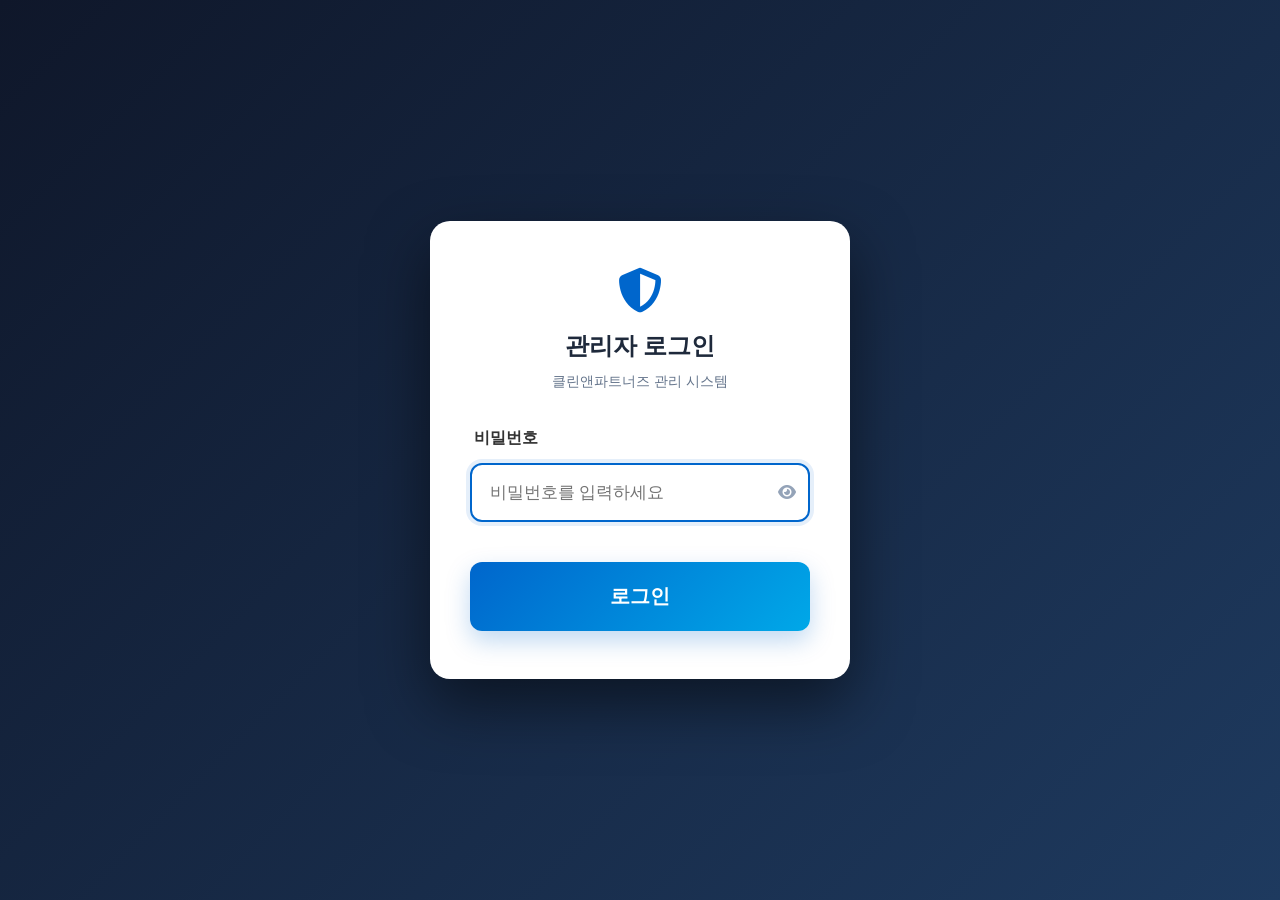
<file: public/admin.html>
<!DOCTYPE html>
<html lang="ko">
<head>
    <meta charset="UTF-8">
    <meta name="viewport" content="width=device-width, initial-scale=1.0">
    <title>관리 시스템 - 클린앤파트너즈</title>
    <link rel="stylesheet" href="https://cdnjs.cloudflare.com/ajax/libs/font-awesome/6.4.0/css/all.min.css">
    <link rel="stylesheet" href="style.css">
</head>
<body class="admin-body">

    <!-- 로그인 오버레이 -->
    <div id="admin-login-overlay">
        <div class="login-card">
            <div class="login-logo">
                <i class="fas fa-shield-alt"></i>
                <h2>관리자 로그인</h2>
                <p>클린앤파트너즈 관리 시스템</p>
            </div>
            <form id="admin-login-form" onsubmit="adminLogin(event)">
                <div class="input-group" style="text-align:left;">
                    <label>비밀번호</label>
                    <div class="pw-input-wrap">
                        <input type="password" id="admin-password-input" placeholder="비밀번호를 입력하세요" required autofocus>
                        <button type="button" class="pw-toggle" onclick="togglePwVisibility()">
                            <i class="fas fa-eye" id="pw-eye-icon"></i>
                        </button>
                    </div>
                </div>
                <div id="login-error" class="login-error" style="display:none;">비밀번호가 올바르지 않습니다.</div>
                <button type="submit" class="submit-booking-btn" style="margin-top:0.5rem;">로그인</button>
            </form>
        </div>
    </div>

    <div id="admin-main-container" class="admin-container" style="display:none;">
        <!-- 사이드바 -->
        <aside class="admin-sidebar">
            <div class="sidebar-header">
                <h2>Admin</h2>
                <p>관리 시스템</p>
                <button class="logout-btn" onclick="adminLogout()">
                    <i class="fas fa-sign-out-alt"></i> 로그아웃
                </button>
            </div>
            <ul class="sidebar-menu">
                <li class="active" id="menu-reservations">
                    <a href="javascript:void(0)" onclick="showSection('reservations')">
                        <i class="fas fa-list"></i> <span>예약 현황</span>
                    </a>
                </li>
                <li id="menu-banners">
                    <a href="javascript:void(0)" onclick="showSection('banners')">
                        <i class="fas fa-images"></i> <span>메인 배너</span>
                    </a>
                </li>
                <li id="menu-mid-banners">
                    <a href="javascript:void(0)" onclick="showSection('mid-banners')">
                        <i class="fas fa-film"></i> <span>중간 배너</span>
                    </a>
                </li>
                <li id="menu-res-banners">
                    <a href="javascript:void(0)" onclick="showSection('res-banners')">
                        <i class="fas fa-ticket"></i> <span>예약 이벤트 배너</span>
                    </a>
                </li>
                <li id="menu-svc-banners">
                    <a href="javascript:void(0)" onclick="showSection('svc-banners')">
                        <i class="fas fa-tags"></i> <span>서비스 이벤트 배너</span>
                    </a>
                </li>
                <li id="menu-about-banners">
                    <a href="javascript:void(0)" onclick="showSection('about-banners')">
                        <i class="fas fa-star"></i> <span>브랜드 소개 배너</span>
                    </a>
                </li>
                <li id="menu-process">
                    <a href="javascript:void(0)" onclick="showSection('process')">
                        <i class="fas fa-tasks"></i> <span>공정 관리</span>
                    </a>
                </li>
                <li id="menu-contacts">
                    <a href="javascript:void(0)" onclick="showSection('contacts')">
                        <i class="fas fa-comments"></i> <span>상담 문의</span>
                    </a>
                </li>
                <li id="menu-security">
                    <a href="javascript:void(0)" onclick="showSection('security')">
                        <i class="fas fa-lock"></i> <span>보안 설정</span>
                    </a>
                </li>
                <li class="menu-divider"></li>
                <li>
                    <a href="index.html">
                        <i class="fas fa-home"></i> <span>홈페이지로</span>
                    </a>
                </li>
            </ul>
        </aside>

        <!-- 메인 콘텐츠 -->
        <main class="admin-content">
            <!-- 예약 현황 섹션 -->
            <div id="section-reservations" class="admin-section">
                <header class="admin-header">
                    <h1>예약 현황 대시보드</h1>
                    <div class="admin-user">
                        <span>관리자님, 환영합니다.</span>
                    </div>
                </header>

                <div class="dashboard-stats">
                    <div class="stat-card">
                        <h3>전체 예약</h3>
                        <p id="totalCount">0건</p>
                    </div>
                    <div class="stat-card pending">
                        <h3>대기중</h3>
                        <p id="pendingCount">0건</p>
                    </div>
                    <div class="stat-card confirmed">
                        <h3>예약 확정</h3>
                        <p id="confirmedCount">0건</p>
                    </div>
                </div>

                <div class="admin-table-wrapper">
                    <div class="table-header">
                        <h3>최신 예약 목록</h3>
                        <button id="refreshBtn" class="btn-sm" onclick="renderReservationTable()">
                            <i class="fas fa-sync-alt"></i> 새로고침
                        </button>
                    </div>
                    <div class="table-responsive">
                        <table class="admin-table">
                            <thead>
                                <tr>
                                    <th>신청일</th>
                                    <th>예약일시</th>
                                    <th>고객명</th>
                                    <th>연락처</th>
                                    <th>서비스</th>
                                    <th>상태</th>
                                    <th>관리</th>
                                </tr>
                            </thead>
                            <tbody id="reservationTableBody">
                                <!-- JS로 데이터 로딩 -->
                            </tbody>
                        </table>
                    </div>
                    <div id="noDataMessage" class="no-data" style="display: none;">
                        접수된 예약이 없습니다.
                    </div>
                </div>
            </div>

            <!-- 메인 배너 관리 섹션 -->
            <div id="section-banners" class="admin-section" style="display: none;">
                <header class="admin-header">
                    <h1>메인 슬라이드 배너 관리</h1>
                </header>

                <div class="admin-table-wrapper" style="margin-bottom: 2rem;">
                    <h3>새 메인 배너 추가</h3>
                    <form id="bannerForm" class="admin-form" onsubmit="handleBannerSubmitHero(event)">
                        <input type="hidden" id="bannerEditId" value="">
                        <div class="form-grid">
                            <div class="input-group">
                                <label>배너 제목</label>
                                <input type="text" id="bannerTitle" placeholder="예: 프리미엄 에어컨 케어" required>
                            </div>
                            <div class="input-group">
                                <label>배너 이미지 URL</label>
                                <input type="url" id="bannerUrl" placeholder="https://images.unsplash.com/..." required>
                            </div>
                        </div>
                        <div class="input-group">
                            <label>배너 설명</label>
                            <input type="text" id="bannerDesc" placeholder="배너에 표시될 상세 설명 문구" required>
                        </div>
                        <div class="form-grid">
                            <div class="input-group">
                                <label>버튼 텍스트</label>
                                <input type="text" id="bannerBtnText" value="온라인 예약하기" required>
                            </div>
                            <div class="input-group">
                                <label>버튼 링크</label>
                                <input type="text" id="bannerBtnLink" value="reservation.html" required>
                            </div>
                        </div>
                        <div style="display:flex;gap:1rem;align-items:center;">
                            <button type="submit" id="bannerSubmitBtn" class="submit-booking-btn" style="width:auto;padding:0.8rem 2rem;">배너 등록하기</button>
                            <button type="button" id="bannerCancelBtn" onclick="cancelBannerEdit('hero')" style="display:none;padding:0.8rem 1.5rem;background:#eee;border:none;border-radius:8px;cursor:pointer;font-size:1rem;">취소</button>
                        </div>
                    </form>
                </div>

                <div class="admin-table-wrapper">
                    <h3>현재 등록된 메인 배너 목록</h3>
                    <div class="table-responsive">
                        <table class="admin-table">
                            <thead>
                                <tr>
                                    <th>미리보기</th>
                                    <th>내용</th>
                                    <th>관리</th>
                                </tr>
                            </thead>
                            <tbody id="bannerTableBody">
                                <!-- JS로 데이터 로딩 -->
                            </tbody>
                        </table>
                    </div>
                </div>
            </div>

            <!-- 중간 배너 관리 섹션 -->
            <div id="section-mid-banners" class="admin-section" style="display: none;">
                <header class="admin-header">
                    <h1>중간 슬라이드 배너 관리</h1>
                </header>

                <div class="admin-table-wrapper" style="margin-bottom: 2rem;">
                    <h3>새 중간 배너 추가</h3>
                    <form id="midBannerForm" class="admin-form" onsubmit="handleMidBannerSubmit(event)">
                        <input type="hidden" id="midBannerEditId" value="">
                        <div class="form-grid">
                            <div class="input-group">
                                <label>업체명</label>
                                <input type="text" id="midBannerCompanyName" placeholder="예: ABC빌딩관리">
                            </div>
                            <div class="input-group">
                                <label>이미지 제목 <small style="color:#e74c3c;">*필수</small></label>
                                <input type="text" id="midBannerTitle" placeholder="예: 시스템 에어컨 완전 분해 세척" required>
                            </div>
                        </div>
                        <div class="form-grid">
                            <div class="input-group">
                                <label>총 대수</label>
                                <input type="text" id="midBannerTotalUnits" placeholder="예: 24대">
                            </div>
                            <div class="input-group">
                                <label>소요시간</label>
                                <input type="text" id="midBannerWorkTime" placeholder="예: 8시간">
                            </div>
                        </div>
                        <div class="form-grid">
                            <div class="input-group">
                                <label>투입인원</label>
                                <input type="text" id="midBannerPersonnel" placeholder="예: 3명">
                            </div>
                            <div class="input-group">
                                <label>소요일자</label>
                                <input type="text" id="midBannerWorkDays" placeholder="예: 2024.03.15">
                            </div>
                        </div>
                        <div class="form-grid">
                            <div class="input-group">
                                <label>배너 설명 <small style="color:#888;">(슬라이드 하단 부제)</small></label>
                                <input type="text" id="midBannerDesc" placeholder="예: 보이지 않는 곳까지 클린앤파트너즈가 책임집니다.">
                            </div>
                            <div class="input-group">
                                <label>배너 이미지 URL <small style="color:#e74c3c;">*필수</small></label>
                                <input type="url" id="midBannerUrl" placeholder="https://images.unsplash.com/..." required>
                            </div>
                        </div>
                        <div style="display:flex;gap:1rem;align-items:center;">
                            <button type="submit" id="midBannerSubmitBtn" class="submit-booking-btn" style="width:auto;padding:0.8rem 2rem;">중간 배너 등록하기</button>
                            <button type="button" id="midBannerCancelBtn" onclick="cancelBannerEdit('mid')" style="display:none;padding:0.8rem 1.5rem;background:#eee;border:none;border-radius:8px;cursor:pointer;font-size:1rem;">취소</button>
                        </div>
                    </form>
                </div>

                <div class="admin-table-wrapper">
                    <h3>현재 등록된 중간 배너 목록</h3>
                    <div class="table-responsive">
                        <table class="admin-table">
                            <thead>
                                <tr>
                                    <th>미리보기</th>
                                    <th>내용</th>
                                    <th>관리</th>
                                </tr>
                            </thead>
                            <tbody id="midBannerTableBody">
                                <!-- JS로 데이터 로딩 -->
                            </tbody>
                        </table>
                    </div>
                </div>
            </div>

            <!-- 예약 이벤트 배너 관리 섹션 -->
            <div id="section-res-banners" class="admin-section" style="display: none;">
                <header class="admin-header">
                    <h1>예약 이벤트 배너 관리</h1>
                </header>

                <div class="admin-table-wrapper" style="margin-bottom: 2rem;">
                    <h3>새 이벤트 배너 추가 / 수정</h3>
                    <form id="resBannerForm" class="admin-form" onsubmit="handleResBannerSubmit(event)">
                        <input type="hidden" id="resBannerEditId" value="">
                        <div class="form-grid">
                            <div class="input-group">
                                <label>뱃지 텍스트 <small style="color:#888;">(예: 이벤트, 할인, NEW)</small></label>
                                <input type="text" id="resBannerBadge" name="resBannerBadge" placeholder="이벤트" required>
                            </div>
                            <div class="input-group">
                                <label>배너 제목</label>
                                <input type="text" id="resBannerTitle" name="resBannerTitle" placeholder="봄맞이 에어컨 세척 특가!" required>
                            </div>
                        </div>
                        <div class="form-grid">
                            <div class="input-group">
                                <label>배너 설명</label>
                                <input type="text" id="resBannerDesc" name="resBannerDesc" placeholder="배너에 표시될 상세 설명 문구" required>
                            </div>
                            <div class="input-group">
                                <label>배너 이미지 URL</label>
                                <input type="url" id="resBannerUrl" name="resBannerUrl" placeholder="https://images.unsplash.com/..." required>
                            </div>
                        </div>
                        <div style="display:flex; gap:1rem; align-items:center;">
                            <button type="submit" id="resBannerSubmitBtn" class="submit-booking-btn" style="width: auto; padding: 0.8rem 2rem;">배너 등록하기</button>
                            <button type="button" id="resBannerCancelBtn" onclick="cancelResBannerEdit()" style="display:none; padding: 0.8rem 1.5rem; background:#eee; border:none; border-radius:8px; cursor:pointer; font-size:1rem;">취소</button>
                        </div>
                    </form>
                </div>

                <div class="admin-table-wrapper">
                    <h3>현재 등록된 이벤트 배너 목록</h3>
                    <div class="table-responsive">
                        <table class="admin-table">
                            <thead>
                                <tr>
                                    <th>미리보기</th>
                                    <th>내용</th>
                                    <th>관리</th>
                                </tr>
                            </thead>
                            <tbody id="resBannerTableBody"></tbody>
                        </table>
                    </div>
                    <div id="noResBannerMessage" class="no-data" style="display:none;">등록된 배너가 없습니다.</div>
                </div>
            </div>

            <!-- 서비스 이벤트 배너 관리 섹션 -->
            <div id="section-svc-banners" class="admin-section" style="display: none;">
                <header class="admin-header">
                    <h1>서비스 이벤트 배너 관리</h1>
                </header>

                <div class="admin-table-wrapper" style="margin-bottom: 2rem;">
                    <h3>새 이벤트 배너 추가 / 수정</h3>
                    <form id="svcBannerForm" class="admin-form" onsubmit="handleSvcBannerSubmit(event)">
                        <input type="hidden" id="svcBannerEditId" value="">
                        <div class="form-grid">
                            <div class="input-group">
                                <label>뱃지 텍스트 <small style="color:#888;">(예: 이벤트, 할인, NEW)</small></label>
                                <input type="text" id="svcBannerBadge" name="svcBannerBadge" placeholder="할인" required>
                            </div>
                            <div class="input-group">
                                <label>배너 제목</label>
                                <input type="text" id="svcBannerTitle" name="svcBannerTitle" placeholder="봄맞이 서비스 특가!" required>
                            </div>
                        </div>
                        <div class="form-grid">
                            <div class="input-group">
                                <label>배너 설명</label>
                                <input type="text" id="svcBannerDesc" name="svcBannerDesc" placeholder="배너에 표시될 상세 설명 문구" required>
                            </div>
                            <div class="input-group">
                                <label>배너 이미지 URL</label>
                                <input type="url" id="svcBannerUrl" name="svcBannerUrl" placeholder="https://images.unsplash.com/..." required>
                            </div>
                        </div>
                        <div style="display:flex; gap:1rem; align-items:center;">
                            <button type="submit" id="svcBannerSubmitBtn" class="submit-booking-btn" style="width: auto; padding: 0.8rem 2rem;">배너 등록하기</button>
                            <button type="button" id="svcBannerCancelBtn" onclick="cancelSvcBannerEdit()" style="display:none; padding: 0.8rem 1.5rem; background:#eee; border:none; border-radius:8px; cursor:pointer; font-size:1rem;">취소</button>
                        </div>
                    </form>
                </div>

                <div class="admin-table-wrapper">
                    <h3>현재 등록된 이벤트 배너 목록</h3>
                    <div class="table-responsive">
                        <table class="admin-table">
                            <thead>
                                <tr>
                                    <th>미리보기</th>
                                    <th>내용</th>
                                    <th>관리</th>
                                </tr>
                            </thead>
                            <tbody id="svcBannerTableBody"></tbody>
                        </table>
                    </div>
                    <div id="noSvcBannerMessage" class="no-data" style="display:none;">등록된 배너가 없습니다.</div>
                </div>
            </div>

            <!-- 브랜드 소개 배너 관리 섹션 -->
            <div id="section-about-banners" class="admin-section" style="display: none;">
                <header class="admin-header">
                    <h1>브랜드 소개 배너 관리</h1>
                </header>

                <div class="admin-table-wrapper" style="margin-bottom: 2rem;">
                    <h3>새 배너 추가 / 수정</h3>
                    <form id="aboutBannerForm" class="admin-form" onsubmit="handleAboutBannerSubmit(event)">
                        <input type="hidden" id="aboutBannerEditId" value="">
                        <div class="form-grid">
                            <div class="input-group">
                                <label>뱃지 텍스트 <small style="color:#888;">(예: 브랜드, 스토리, 철학)</small></label>
                                <input type="text" id="aboutBannerBadge" name="aboutBannerBadge" placeholder="브랜드" required>
                            </div>
                            <div class="input-group">
                                <label>배너 제목</label>
                                <input type="text" id="aboutBannerTitle" name="aboutBannerTitle" placeholder="10년의 신뢰, 클린앤파트너즈" required>
                            </div>
                        </div>
                        <div class="form-grid">
                            <div class="input-group">
                                <label>배너 설명</label>
                                <input type="text" id="aboutBannerDesc" name="aboutBannerDesc" placeholder="배너에 표시될 상세 설명 문구" required>
                            </div>
                            <div class="input-group">
                                <label>배너 이미지 URL</label>
                                <input type="url" id="aboutBannerUrl" name="aboutBannerUrl" placeholder="https://images.unsplash.com/..." required>
                            </div>
                        </div>
                        <div style="display:flex; gap:1rem; align-items:center;">
                            <button type="submit" id="aboutBannerSubmitBtn" class="submit-booking-btn" style="width: auto; padding: 0.8rem 2rem;">배너 등록하기</button>
                            <button type="button" id="aboutBannerCancelBtn" onclick="cancelAboutBannerEdit()" style="display:none; padding: 0.8rem 1.5rem; background:#eee; border:none; border-radius:8px; cursor:pointer; font-size:1rem;">취소</button>
                        </div>
                    </form>
                </div>

                <div class="admin-table-wrapper">
                    <h3>현재 등록된 배너 목록</h3>
                    <div class="table-responsive">
                        <table class="admin-table">
                            <thead>
                                <tr>
                                    <th>미리보기</th>
                                    <th>내용</th>
                                    <th>관리</th>
                                </tr>
                            </thead>
                            <tbody id="aboutBannerTableBody"></tbody>
                        </table>
                    </div>
                    <div id="noAboutBannerMessage" class="no-data" style="display:none;">등록된 배너가 없습니다.</div>
                </div>
            </div>

            <!-- 상담 문의 섹션 -->
            <div id="section-contacts" class="admin-section" style="display: none;">
                <header class="admin-header">
                    <h1>상담 문의 내역</h1>
                    <div class="admin-user">
                        <button id="refreshContactBtn" class="btn-sm" onclick="renderContactTable()">
                            <i class="fas fa-sync-alt"></i> 새로고침
                        </button>
                    </div>
                </header>

                <div class="dashboard-stats">
                    <div class="stat-card">
                        <h3>전체 문의</h3>
                        <p id="contactTotalCount">0건</p>
                    </div>
                    <div class="stat-card pending">
                        <h3>미확인</h3>
                        <p id="contactUnreadCount">0건</p>
                    </div>
                    <div class="stat-card confirmed">
                        <h3>확인 완료</h3>
                        <p id="contactReadCount">0건</p>
                    </div>
                </div>

                <div class="admin-table-wrapper">
                    <div class="table-header">
                        <h3>문의 목록</h3>
                    </div>
                    <div class="table-responsive">
                        <table class="admin-table contact-table">
                            <thead>
                                <tr>
                                    <th>접수일시</th>
                                    <th>이름</th>
                                    <th>연락처</th>
                                    <th>문의 내용</th>
                                    <th>상태</th>
                                    <th>관리</th>
                                </tr>
                            </thead>
                            <tbody id="contactTableBody"></tbody>
                        </table>
                    </div>
                    <div id="noContactMessage" class="no-data" style="display:none;">접수된 문의가 없습니다.</div>
                </div>
            </div>

            <!-- 공정 관리 섹션 -->
            <div id="section-process" class="admin-section" style="display: none;">
                <header class="admin-header">
                    <h1>6단계 안심 공정 관리</h1>
                </header>

                <div class="admin-table-wrapper">
                    <h3>단계별 이미지 및 내용 수정</h3>
                    <form id="processForm" onsubmit="handleProcessSubmit(event)">
                        <div id="process-steps-edit-container" class="form-grid-3">
                            <!-- JS로 6개 단계 폼 생성됨 -->
                        </div>
                        <div style="margin-top: 2rem; text-align: center;">
                            <button type="submit" class="submit-booking-btn" style="width: auto; padding: 1rem 4rem;">공정 정보 전체 저장하기</button>
                        </div>
                    </form>
                </div>
            </div>
            <!-- 보안 설정 섹션 -->
            <div id="section-security" class="admin-section" style="display: none;">
                <header class="admin-header">
                    <h1>보안 설정</h1>
                </header>

                <div class="admin-table-wrapper" style="max-width: 500px;">
                    <h3><i class="fas fa-key" style="margin-right:0.5rem;color:var(--primary);"></i>비밀번호 변경</h3>
                    <form id="pw-change-form" class="admin-form" onsubmit="changeAdminPassword(event)" style="margin-top:1.5rem;">
                        <div class="input-group">
                            <label>현재 비밀번호</label>
                            <input type="password" id="current-password" placeholder="현재 비밀번호 입력" required>
                        </div>
                        <div class="input-group">
                            <label>새 비밀번호 <small style="color:#888;">(4자 이상)</small></label>
                            <input type="password" id="new-password" placeholder="새 비밀번호 입력" required minlength="4">
                        </div>
                        <div class="input-group">
                            <label>새 비밀번호 확인</label>
                            <input type="password" id="confirm-password" placeholder="새 비밀번호 재입력" required>
                        </div>
                        <div id="pw-change-error" style="display:none; color:#dc2626; background:#fef2f2; padding:0.7rem 1rem; border-radius:8px; font-size:0.9rem; margin-bottom:1rem;"></div>
                        <div id="pw-change-success" style="display:none; color:#065f46; background:#d1fae5; padding:0.7rem 1rem; border-radius:8px; font-size:0.9rem; margin-bottom:1rem;">✅ 비밀번호가 변경되었습니다. 다음 로그인부터 적용됩니다.</div>
                        <button type="submit" class="submit-booking-btn" style="width:auto; padding:0.8rem 2rem;">비밀번호 변경</button>
                    </form>
                </div>

                <div class="admin-table-wrapper" style="max-width: 500px; margin-top: 2rem;">
                    <h3><i class="fas fa-info-circle" style="margin-right:0.5rem;color:#64748b;"></i>보안 안내</h3>
                    <ul style="margin-top:1rem; padding-left:1.2rem; line-height:2; color:#475569; font-size:0.92rem;">
                        <li>비밀번호는 SHA-256으로 암호화되어 저장됩니다.</li>
                        <li>로그인 세션은 브라우저 탭을 닫으면 자동 만료됩니다.</li>
                        <li>비밀번호는 4자 이상이면 설정 가능합니다.</li>
                        <li>비밀번호를 분실한 경우 개발자에게 초기화를 요청하세요.</li>
                    </ul>
                </div>
            </div>
        </main>
    </div>
    <script src="main.js"></script>
</div><!-- /admin-main-container -->
</body>
</html>
</file>
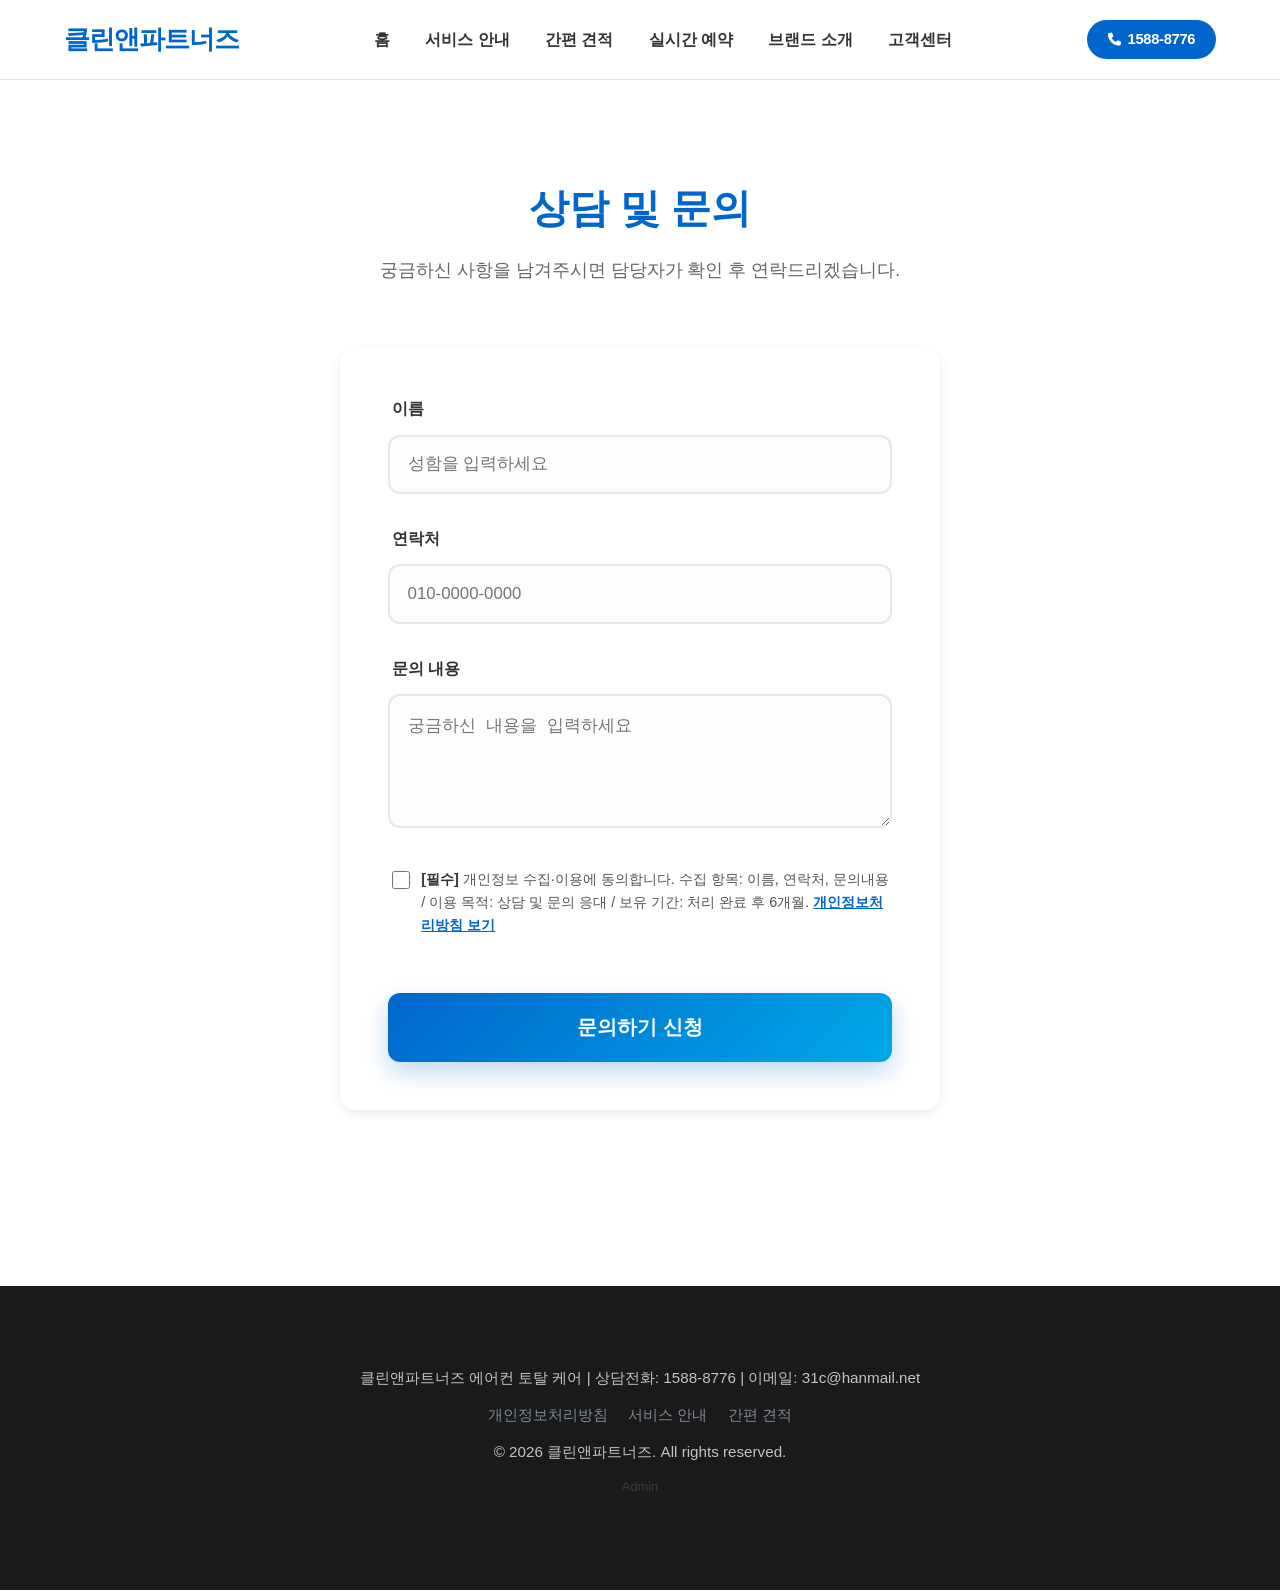
<file: public/contact.html>
<!DOCTYPE html>
<html lang="ko">
<head>
    <meta charset="UTF-8">
    <meta name="viewport" content="width=device-width, initial-scale=1.0">
    <title>고객센터 문의 - 클린앤파트너즈 에어컨 청소</title>
    <meta name="description" content="클린앤파트너즈 고객센터입니다. 에어컨 청소 문의, 견적 상담, 서비스 관련 궁금하신 사항을 남겨주세요. 빠르게 답변드립니다.">
    <meta name="keywords" content="에어컨청소문의, 에어컨청소상담, 에어컨청소견적, 클린앤파트너즈문의">
    <meta name="robots" content="index, follow">
    <meta property="og:type" content="website">
    <meta property="og:title" content="고객센터 - 클린앤파트너즈">
    <meta property="og:description" content="에어컨 청소 문의 및 견적 상담. 담당자가 확인 후 빠르게 연락드립니다.">
    <meta property="og:url" content="https://cp.or.kr/contact.html">
    <meta property="og:locale" content="ko_KR">
    <link rel="canonical" href="https://cp.or.kr/contact.html">
    <link rel="stylesheet" href="https://cdnjs.cloudflare.com/ajax/libs/font-awesome/6.4.0/css/all.min.css">
    <link rel="stylesheet" href="style.css">
</head>
<body>
    <header>
        <nav>
            <a href="index.html" class="logo">클린앤파트너즈</a>
            <ul class="nav-menu">
                <li><a href="index.html">홈</a></li>
                <li><a href="services.html">서비스 안내</a></li>
                <li><a href="estimate.html">간편 견적</a></li>
                <li><a href="reservation.html">실시간 예약</a></li>
                <li><a href="about.html">브랜드 소개</a></li>
                <li><a href="contact.html">고객센터</a></li>
            </ul>
            <div class="nav-actions">
                <a href="tel:15888776" class="nav-phone-btn">
                    <i class="fas fa-phone"></i>
                    <span class="phone-label">1588-8776</span>
                </a>
                <div class="menu-toggle" id="mobile-menu">
                    <span class="bar"></span>
                    <span class="bar"></span>
                    <span class="bar"></span>
                </div>
            </div>
        </nav>
    </header>

    <main>
        <section id="contact">
            <div class="section-title">
                <h2>상담 및 문의</h2>
                <p>궁금하신 사항을 남겨주시면 담당자가 확인 후 연락드리겠습니다.</p>
            </div>
            <div id="contact-success" style="display:none; text-align:center; padding: 3rem 0;">
                <i class="fas fa-check-circle" style="font-size:4rem; color:#10b981; margin-bottom:1rem;"></i>
                <h3 style="font-size:1.6rem; font-weight:800; margin-bottom:0.8rem;">문의가 접수되었습니다!</h3>
                <p style="color:#666;">담당자가 확인 후 빠르게 연락드리겠습니다.</p>
                <button onclick="document.getElementById('contact-success').style.display='none'; document.getElementById('contact-form').style.display='block';" class="submit-booking-btn" style="width:auto; padding:0.9rem 2.5rem; margin-top:2rem; font-size:1rem;">추가 문의하기</button>
            </div>
            <form id="contact-form">
                <input type="hidden" name="access_key" value="962f5bff-992d-4cc2-b8bf-0b4966759efa">
                <div class="input-group">
                    <label for="name">이름</label>
                    <input type="text" id="name" name="name" required placeholder="성함을 입력하세요">
                </div>
                <div class="input-group">
                    <label for="phone">연락처</label>
                    <input type="tel" id="phone" name="phone" required placeholder="010-0000-0000">
                </div>
                <div class="input-group">
                    <label for="message">문의 내용</label>
                    <textarea id="message" name="message" rows="5" placeholder="궁금하신 내용을 입력하세요"></textarea>
                </div>
                <div class="input-group" style="margin-top: 0.5rem;">
                    <label style="display:flex; align-items:flex-start; gap:0.7rem; cursor:pointer; font-weight:400;">
                        <input type="checkbox" id="privacy-agree" name="privacy_agree" required
                               style="margin-top:3px; width:18px; height:18px; flex-shrink:0; accent-color:var(--primary);">
                        <span style="font-size:0.9rem; color:#555; line-height:1.6;">
                            <strong style="color:var(--dark);">[필수]</strong> 개인정보 수집·이용에 동의합니다.
                            수집 항목: 이름, 연락처, 문의내용 / 이용 목적: 상담 및 문의 응대 / 보유 기간: 처리 완료 후 6개월.
                            <a href="privacy.html" target="_blank" rel="noopener"
                               style="color:var(--primary); font-weight:600; text-decoration:underline;">개인정보처리방침 보기</a>
                        </span>
                    </label>
                </div>
                <button type="submit" class="submit-booking-btn">문의하기 신청</button>
            </form>
        </section>
    </main>

    <footer>
        <div class="footer-content">
            <p>클린앤파트너즈 에어컨 토탈 케어 | 상담전화: 1588-8776 | 이메일: 31c@hanmail.net</p>
            <p style="margin-top: 8px;">
                <a href="privacy.html" style="color: #94a3b8; text-decoration: none; margin: 0 8px;">개인정보처리방침</a>
                <a href="services.html" style="color: #94a3b8; text-decoration: none; margin: 0 8px;">서비스 안내</a>
                <a href="estimate.html" style="color: #94a3b8; text-decoration: none; margin: 0 8px;">간편 견적</a>
            </p>
            <p style="margin-top: 8px;">&copy; 2026 클린앤파트너즈. All rights reserved.</p>
            <p style="margin-top: 10px; font-size: 0.8rem;"><a href="admin.html" style="color: #444; text-decoration: none;">Admin</a></p>
        </div>
    </footer>
    <script src="main.js"></script>
</body>
</html>
</file>
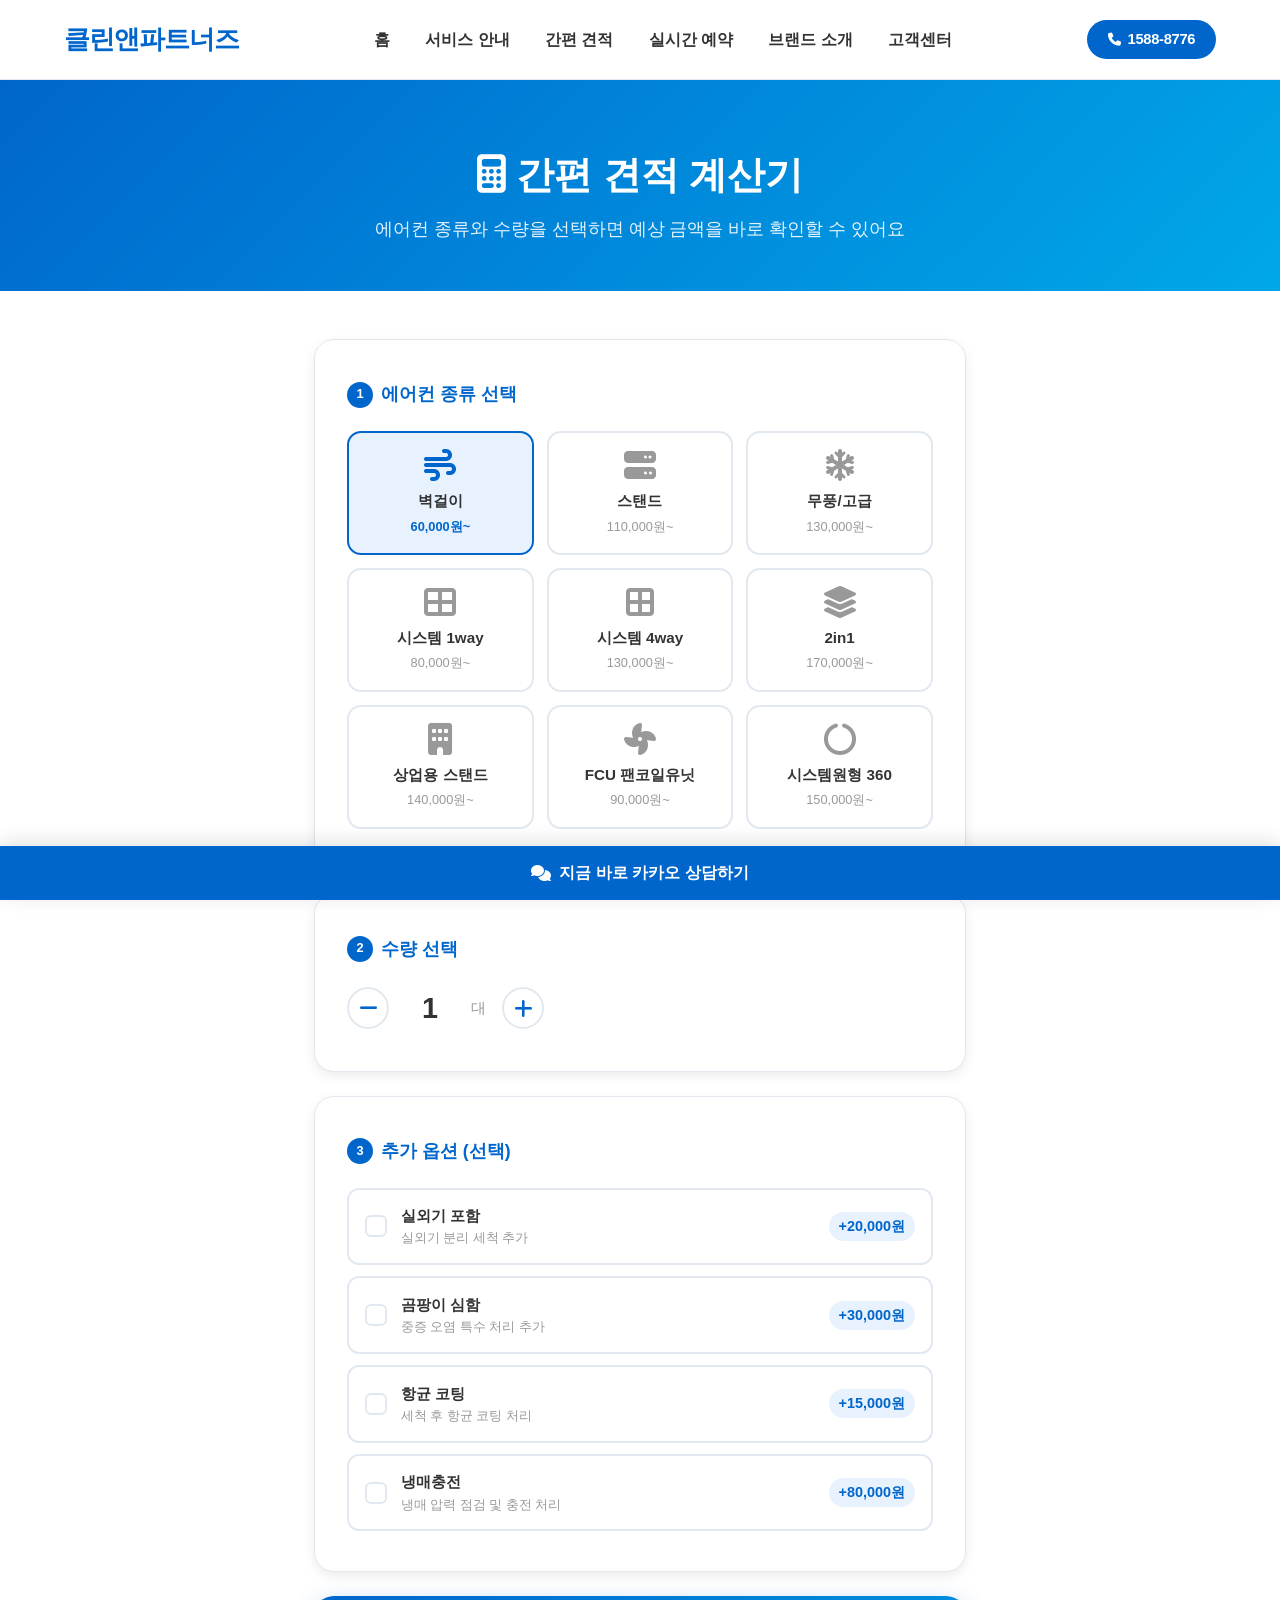
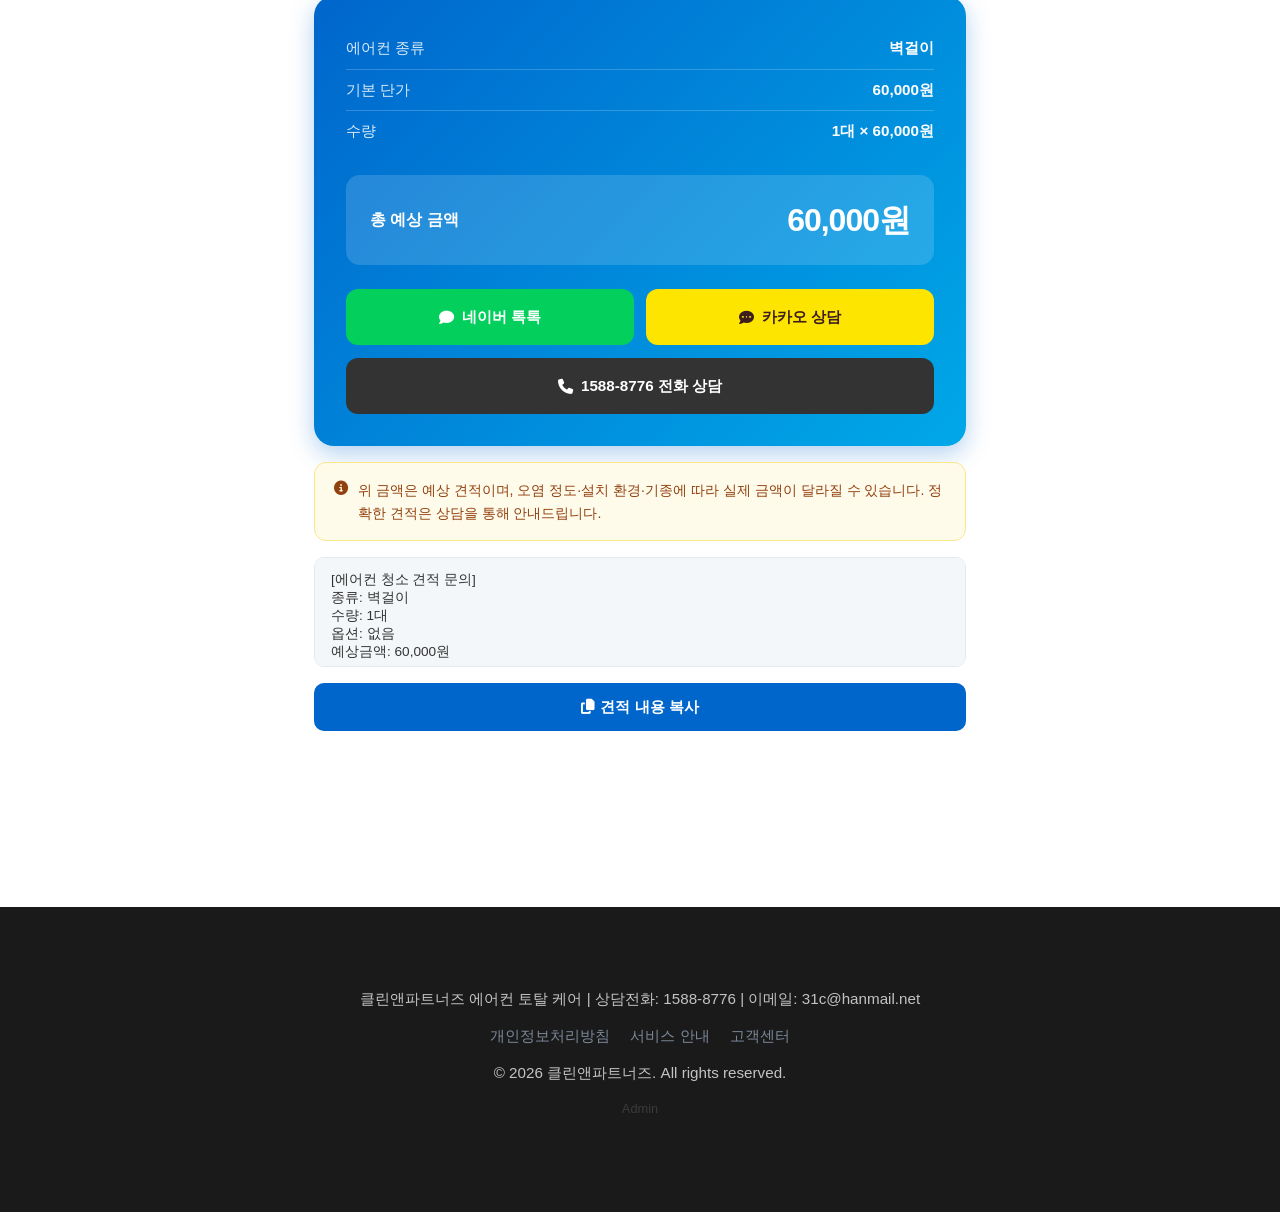
<file: public/estimate.html>
<!DOCTYPE html>
<html lang="ko">
<head>
    <meta charset="UTF-8">
    <meta name="viewport" content="width=device-width, initial-scale=1.0">
    <title>에어컨 청소 간편 견적 계산기 - 클린앤파트너즈</title>
    <meta name="description" content="에어컨 청소 예상 비용을 바로 계산해 보세요. 기종 선택, 수량 입력, 옵션 추가만 하면 즉시 견적이 나옵니다. 3대 이상 할인 적용.">
    <meta name="keywords" content="에어컨청소견적, 에어컨청소비용계산, 에어컨청소가격, 에어컨청소견적계산기">
    <meta name="robots" content="index, follow">
    <meta property="og:type" content="website">
    <meta property="og:title" content="에어컨 청소 간편 견적 계산기 - 클린앤파트너즈">
    <meta property="og:description" content="기종 선택부터 수량, 옵션까지 선택하면 즉시 예상 견적을 확인할 수 있습니다.">
    <meta property="og:url" content="https://cp.or.kr/estimate.html">
    <meta property="og:locale" content="ko_KR">
    <link rel="canonical" href="https://cp.or.kr/estimate.html">
    <link rel="stylesheet" href="https://cdnjs.cloudflare.com/ajax/libs/font-awesome/6.4.0/css/all.min.css">
    <link rel="stylesheet" href="style.css">
    <style>
        /* ── 페이지 전용 스타일 ── */
        #estimate-hero {
            background: linear-gradient(135deg, var(--primary) 0%, var(--secondary) 100%);
            padding: 4rem 5% 3rem;
            text-align: center;
            color: #fff;
            margin: 0;
            max-width: 100%;
        }
        #estimate-hero h1 { font-size: 2.4rem; font-weight: 800; margin-bottom: 0.6rem; }
        #estimate-hero p  { font-size: 1.1rem; opacity: 0.9; }

        /* ── 계산기 카드 ── */
        #estimate-section {
            max-width: 780px;
            margin: 0 auto;
            padding: 3rem 5% 6rem;
        }

        .calc-card {
            background: #fff;
            border: 1px solid var(--border);
            border-radius: 20px;
            padding: 2.5rem 2rem;
            box-shadow: var(--shadow);
            margin-bottom: 1.5rem;
        }
        .calc-card h3 {
            font-size: 1.1rem;
            font-weight: 700;
            color: var(--primary);
            margin-bottom: 1.4rem;
            display: flex;
            align-items: center;
            gap: 0.5rem;
        }
        .calc-card h3 .step-num {
            background: var(--primary);
            color: #fff;
            width: 26px; height: 26px;
            border-radius: 50%;
            display: inline-flex;
            align-items: center; justify-content: center;
            font-size: 0.8rem; font-weight: 800;
        }

        /* ── 에어컨 타입 선택 ── */
        .ac-type-grid {
            display: grid;
            grid-template-columns: repeat(3, 1fr);
            gap: 0.8rem;
        }
        @media (max-width: 540px) {
            .ac-type-grid { grid-template-columns: repeat(2, 1fr); }
        }

        .ac-type-btn {
            border: 2px solid var(--border);
            border-radius: 14px;
            padding: 1rem 0.6rem;
            text-align: center;
            cursor: pointer;
            transition: all 0.2s;
            background: #fff;
            user-select: none;
        }
        .ac-type-btn:hover { border-color: var(--secondary); background: #f0f8ff; }
        .ac-type-btn.selected {
            border-color: var(--primary);
            background: #e8f2ff;
        }
        .ac-type-btn i { font-size: 2rem; color: var(--gray); display: block; margin-bottom: 0.5rem; transition: color 0.2s; }
        .ac-type-btn.selected i { color: var(--primary); }
        .ac-type-btn .type-name { font-size: 0.95rem; font-weight: 700; color: var(--dark); }
        .ac-type-btn .type-price { font-size: 0.8rem; color: var(--gray); margin-top: 0.2rem; }
        .ac-type-btn.selected .type-price { color: var(--primary); font-weight: 600; }

        /* ── 수량 컨트롤 ── */
        .qty-control {
            display: flex;
            align-items: center;
            gap: 1rem;
        }
        .qty-btn {
            width: 42px; height: 42px;
            border: 2px solid var(--border);
            border-radius: 50%;
            background: #fff;
            font-size: 1.3rem;
            cursor: pointer;
            display: flex; align-items: center; justify-content: center;
            transition: all 0.2s; color: var(--primary); font-weight: 700;
        }
        .qty-btn:hover { border-color: var(--primary); background: #e8f2ff; }
        #ac-count-display {
            font-size: 1.8rem;
            font-weight: 800;
            color: var(--dark);
            min-width: 50px;
            text-align: center;
        }
        .qty-label { color: var(--gray); font-size: 0.95rem; }
        .discount-badge {
            display: none;
            margin-left: auto;
            background: #dcfce7;
            color: #15803d;
            border-radius: 20px;
            padding: 5px 14px;
            font-size: 0.85rem;
            font-weight: 700;
        }

        /* ── 추가 옵션 ── */
        .option-list { display: flex; flex-direction: column; gap: 0.7rem; }
        .option-item {
            display: flex;
            align-items: center;
            gap: 0.85rem;
            padding: 0.9rem 1rem;
            border: 2px solid var(--border);
            border-radius: 12px;
            cursor: pointer;
            transition: all 0.2s;
            user-select: none;
        }
        .option-item:hover { border-color: var(--secondary); background: #f0f8ff; }
        .option-item.checked { border-color: var(--primary); background: #e8f2ff; }
        .option-item input[type="checkbox"] { display: none; }
        .option-check-icon {
            width: 22px; height: 22px;
            border: 2px solid var(--border);
            border-radius: 6px;
            display: flex; align-items: center; justify-content: center;
            flex-shrink: 0; transition: all 0.2s;
            font-size: 0.75rem; color: #fff;
        }
        .option-item.checked .option-check-icon {
            background: var(--primary);
            border-color: var(--primary);
        }
        .option-text { flex: 1; font-weight: 600; font-size: 0.95rem; }
        .option-text small { display: block; color: var(--gray); font-weight: 400; font-size: 0.8rem; }
        .option-price-tag {
            font-weight: 700; font-size: 0.9rem;
            color: var(--primary);
            background: #e8f2ff;
            padding: 3px 10px;
            border-radius: 20px;
        }

        /* ── 요약 & 결과 ── */
        .result-card {
            background: linear-gradient(135deg, var(--primary) 0%, var(--secondary) 100%);
            border-radius: 20px;
            padding: 2rem;
            color: #fff;
            box-shadow: 0 8px 25px rgba(0,102,204,0.3);
        }
        .result-rows { margin-bottom: 1.5rem; }
        .result-row {
            display: flex;
            justify-content: space-between;
            align-items: center;
            padding: 0.5rem 0;
            border-bottom: 1px solid rgba(255,255,255,0.2);
            font-size: 0.95rem;
        }
        .result-row:last-child { border-bottom: none; }
        .result-row .label { opacity: 0.85; }
        .result-row .value { font-weight: 700; }
        .result-row.discount-row .value { color: #a7f3d0; }

        .total-area {
            display: flex;
            justify-content: space-between;
            align-items: center;
            background: rgba(255,255,255,0.15);
            border-radius: 14px;
            padding: 1.2rem 1.5rem;
            margin-top: 1rem;
        }
        .total-area .total-label { font-size: 1rem; font-weight: 600; }
        .total-area .total-price { font-size: 2rem; font-weight: 900; letter-spacing: -1px; }

        /* ── CTA 버튼 ── */
        .cta-grid {
            display: grid;
            grid-template-columns: 1fr 1fr;
            gap: 0.8rem;
            margin-top: 1.5rem;
        }
        @media (max-width: 400px) { .cta-grid { grid-template-columns: 1fr; } }

        .cta-btn {
            display: flex; align-items: center; justify-content: center; gap: 0.5rem;
            padding: 1rem; border-radius: 12px;
            font-weight: 700; font-size: 0.95rem;
            text-decoration: none; transition: all 0.2s;
        }
        .cta-btn.naver { background: #03cf5d; color: #fff; }
        .cta-btn.naver:hover { background: #02b551; transform: translateY(-2px); }
        .cta-btn.kakao { background: #fee500; color: #3c1e1e; }
        .cta-btn.kakao:hover { background: #f5dc00; transform: translateY(-2px); }
        .cta-btn.phone { background: var(--dark); color: #fff; grid-column: span 2; }
        .cta-btn.phone:hover { background: #1a1a1a; transform: translateY(-2px); }

        /* ── 견적 복사 영역 ── */
        .copy-section { margin-top: 1rem; }
        .copy-section textarea {
            width: 100%; height: 110px; padding: 0.8rem 1rem;
            border: 1px solid var(--border); border-radius: 10px;
            font-family: inherit; font-size: 0.85rem; resize: none; color: var(--dark);
            background: var(--light);
        }
        .copy-btn {
            width: 100%; margin-top: 0.5rem; padding: 0.85rem;
            background: var(--primary); color: #fff;
            border: none; border-radius: 10px;
            font-weight: 700; font-size: 0.95rem; cursor: pointer;
            display: flex; align-items: center; justify-content: center; gap: 0.4rem;
            transition: background 0.2s;
        }
        .copy-btn:hover { background: #1a4fd8; }
        .copy-btn.copied { background: var(--green); }

        /* ── 안내 메시지 ── */
        .info-notice {
            background: #fffbeb;
            border: 1px solid #fde68a;
            border-radius: 12px;
            padding: 1rem 1.2rem;
            font-size: 0.88rem;
            color: #92400e;
            display: flex; gap: 0.6rem;
            align-items: flex-start;
            margin-top: 1rem;
        }

        /* ── 하단 고정 버튼 ── */
        #sticky-bar {
            position: fixed; bottom: 0; left: 0; right: 0;
            background: var(--primary);
            padding: 0.9rem 1rem;
            text-align: center;
            z-index: 999;
            box-shadow: 0 -4px 20px rgba(0,0,0,0.12);
        }
        #sticky-bar a {
            color: #fff; font-weight: 700; font-size: 1rem;
            text-decoration: none;
            display: flex; align-items: center; justify-content: center; gap: 0.5rem;
        }
    </style>
</head>
<body>

    <header>
        <nav>
            <a href="index.html" class="logo">클린앤파트너즈</a>
            <ul class="nav-menu">
                <li><a href="index.html">홈</a></li>
                <li><a href="services.html">서비스 안내</a></li>
                <li><a href="estimate.html" class="active">간편 견적</a></li>
                <li><a href="reservation.html">실시간 예약</a></li>
                <li><a href="about.html">브랜드 소개</a></li>
                <li><a href="contact.html">고객센터</a></li>
            </ul>
            <div class="nav-actions">
                <a href="tel:15888776" class="nav-phone-btn">
                    <i class="fas fa-phone"></i>
                    <span class="phone-label">1588-8776</span>
                </a>
                <div class="menu-toggle" id="mobile-menu">
                    <span class="bar"></span>
                    <span class="bar"></span>
                    <span class="bar"></span>
                </div>
            </div>
        </nav>
    </header>

    <main>
        <section id="estimate-hero">
            <h1><i class="fas fa-calculator"></i> 간편 견적 계산기</h1>
            <p>에어컨 종류와 수량을 선택하면 예상 금액을 바로 확인할 수 있어요</p>
        </section>

        <section id="estimate-section">

            <!-- STEP 1: 에어컨 종류 -->
            <div class="calc-card">
                <h3><span class="step-num">1</span> 에어컨 종류 선택</h3>
                <div class="ac-type-grid" id="ac-type-grid">
                    <div class="ac-type-btn selected" data-price="60000" data-label="벽걸이">
                        <i class="fas fa-wind"></i>
                        <div class="type-name">벽걸이</div>
                        <div class="type-price">60,000원~</div>
                    </div>
                    <div class="ac-type-btn" data-price="110000" data-label="스탠드">
                        <i class="fas fa-server"></i>
                        <div class="type-name">스탠드</div>
                        <div class="type-price">110,000원~</div>
                    </div>
                    <div class="ac-type-btn" data-price="130000" data-label="무풍/고급">
                        <i class="fas fa-snowflake"></i>
                        <div class="type-name">무풍/고급</div>
                        <div class="type-price">130,000원~</div>
                    </div>
                    <div class="ac-type-btn" data-price="80000" data-label="시스템 1way">
                        <i class="fas fa-th-large"></i>
                        <div class="type-name">시스템 1way</div>
                        <div class="type-price">80,000원~</div>
                    </div>
                    <div class="ac-type-btn" data-price="130000" data-label="시스템 4way">
                        <i class="fas fa-border-all"></i>
                        <div class="type-name">시스템 4way</div>
                        <div class="type-price">130,000원~</div>
                    </div>
                    <div class="ac-type-btn" data-price="170000" data-label="2in1">
                        <i class="fas fa-layer-group"></i>
                        <div class="type-name">2in1</div>
                        <div class="type-price">170,000원~</div>
                    </div>
                    <div class="ac-type-btn" data-price="140000" data-label="상업용 스탠드">
                        <i class="fas fa-building"></i>
                        <div class="type-name">상업용 스탠드</div>
                        <div class="type-price">140,000원~</div>
                    </div>
                    <div class="ac-type-btn" data-price="90000" data-label="FCU 팬코일유닛">
                        <i class="fas fa-fan"></i>
                        <div class="type-name">FCU 팬코일유닛</div>
                        <div class="type-price">90,000원~</div>
                    </div>
                    <div class="ac-type-btn" data-price="150000" data-label="시스템원형 360">
                        <i class="fas fa-circle-notch"></i>
                        <div class="type-name">시스템원형 360</div>
                        <div class="type-price">150,000원~</div>
                    </div>
                </div>
            </div>

            <!-- STEP 2: 수량 -->
            <div class="calc-card">
                <h3><span class="step-num">2</span> 수량 선택</h3>
                <div class="qty-control">
                    <button class="qty-btn" id="qty-minus"><i class="fas fa-minus"></i></button>
                    <span id="ac-count-display">1</span>
                    <span class="qty-label">대</span>
                    <button class="qty-btn" id="qty-plus"><i class="fas fa-plus"></i></button>
                    <span class="discount-badge" id="discount-badge"></span>
                </div>
            </div>

            <!-- STEP 3: 추가 옵션 -->
            <div class="calc-card">
                <h3><span class="step-num">3</span> 추가 옵션 (선택)</h3>
                <div class="option-list">
                    <label class="option-item" id="opt-outdoor">
                        <input type="checkbox" class="opt-checkbox" data-price="20000">
                        <span class="option-check-icon"><i class="fas fa-check"></i></span>
                        <span class="option-text">
                            실외기 포함
                            <small>실외기 분리 세척 추가</small>
                        </span>
                        <span class="option-price-tag">+20,000원</span>
                    </label>
                    <label class="option-item" id="opt-mold">
                        <input type="checkbox" class="opt-checkbox" data-price="30000">
                        <span class="option-check-icon"><i class="fas fa-check"></i></span>
                        <span class="option-text">
                            곰팡이 심함
                            <small>중증 오염 특수 처리 추가</small>
                        </span>
                        <span class="option-price-tag">+30,000원</span>
                    </label>
                    <label class="option-item" id="opt-coating">
                        <input type="checkbox" class="opt-checkbox" data-price="15000">
                        <span class="option-check-icon"><i class="fas fa-check"></i></span>
                        <span class="option-text">
                            항균 코팅
                            <small>세척 후 항균 코팅 처리</small>
                        </span>
                        <span class="option-price-tag">+15,000원</span>
                    </label>
                    <label class="option-item" id="opt-refrigerant">
                        <input type="checkbox" class="opt-checkbox" data-price="80000">
                        <span class="option-check-icon"><i class="fas fa-check"></i></span>
                        <span class="option-text">
                            냉매충전
                            <small>냉매 압력 점검 및 충전 처리</small>
                        </span>
                        <span class="option-price-tag">+80,000원</span>
                    </label>
                </div>
            </div>

            <!-- 결과 카드 -->
            <div class="result-card">
                <div class="result-rows" id="result-rows">
                    <!-- JS로 동적 렌더링 -->
                </div>
                <div class="total-area">
                    <span class="total-label">총 예상 금액</span>
                    <span class="total-price" id="total-price">60,000원</span>
                </div>

                <div class="cta-grid">
                    <a id="naver-btn" href="#" target="_blank" rel="noopener" class="cta-btn naver">
                        <i class="fas fa-comment"></i> 네이버 톡톡
                    </a>
                    <a id="kakao-btn" href="#" target="_blank" rel="noopener" class="cta-btn kakao">
                        <i class="fas fa-comment-dots"></i> 카카오 상담
                    </a>
                    <a href="tel:15888776" class="cta-btn phone">
                        <i class="fas fa-phone"></i> 1588-8776 전화 상담
                    </a>
                </div>
            </div>

            <div class="info-notice">
                <i class="fas fa-info-circle" style="margin-top:2px;flex-shrink:0;"></i>
                <span>위 금액은 예상 견적이며, 오염 정도·설치 환경·기종에 따라 실제 금액이 달라질 수 있습니다. 정확한 견적은 상담을 통해 안내드립니다.</span>
            </div>

            <!-- 관리자용 견적 복사 -->
            <div class="copy-section">
                <textarea id="admin-text" readonly placeholder="견적 내용이 여기에 표시됩니다"></textarea>
                <button class="copy-btn" id="copy-btn" onclick="copyText()">
                    <i class="fas fa-copy"></i> 견적 내용 복사
                </button>
            </div>

        </section>
    </main>

    <footer>
        <div class="footer-content">
            <p>클린앤파트너즈 에어컨 토탈 케어 | 상담전화: 1588-8776 | 이메일: 31c@hanmail.net</p>
            <p style="margin-top: 8px;">
                <a href="privacy.html" style="color: #94a3b8; text-decoration: none; margin: 0 8px;">개인정보처리방침</a>
                <a href="services.html" style="color: #94a3b8; text-decoration: none; margin: 0 8px;">서비스 안내</a>
                <a href="contact.html" style="color: #94a3b8; text-decoration: none; margin: 0 8px;">고객센터</a>
            </p>
            <p style="margin-top: 8px;">&copy; 2026 클린앤파트너즈. All rights reserved.</p>
            <p style="margin-top: 10px; font-size: 0.8rem;"><a href="admin.html" style="color: #444; text-decoration: none;">Admin</a></p>
        </div>
    </footer>

    <!-- 하단 고정 상담 버튼 -->
    <div id="sticky-bar">
        <a id="sticky-btn" href="#" target="_blank" rel="noopener">
            <i class="fas fa-comments"></i> 지금 바로 카카오 상담하기
        </a>
    </div>

    <script src="main.js"></script>
    <script>
    (function () {
        const PRICES = {
            base: 60000,
            label: '벽걸이'
        };
        let state = {
            typePrice: 60000,
            typeLabel: '벽걸이',
            count: 1,
            options: {}
        };

        const countDisplay = document.getElementById('ac-count-display');
        const discountBadge = document.getElementById('discount-badge');
        const totalPriceEl = document.getElementById('total-price');
        const resultRows = document.getElementById('result-rows');
        const adminText = document.getElementById('admin-text');
        const naverBtn = document.getElementById('naver-btn');
        const kakaoBtn = document.getElementById('kakao-btn');
        const stickyBtn = document.getElementById('sticky-btn');

        // AC 타입 선택
        document.querySelectorAll('.ac-type-btn').forEach(btn => {
            btn.addEventListener('click', () => {
                document.querySelectorAll('.ac-type-btn').forEach(b => b.classList.remove('selected'));
                btn.classList.add('selected');
                state.typePrice = parseInt(btn.dataset.price);
                state.typeLabel = btn.dataset.label;
                calculate();
            });
        });

        // 수량 버튼
        document.getElementById('qty-minus').addEventListener('click', () => {
            if (state.count > 1) { state.count--; countDisplay.textContent = state.count; calculate(); }
        });
        document.getElementById('qty-plus').addEventListener('click', () => {
            if (state.count < 20) { state.count++; countDisplay.textContent = state.count; calculate(); }
        });

        // 옵션 체크박스
        document.querySelectorAll('.option-item').forEach(item => {
            const cb = item.querySelector('input[type="checkbox"]');
            item.addEventListener('click', () => {
                cb.checked = !cb.checked;
                item.classList.toggle('checked', cb.checked);
                calculate();
            });
        });

        function calculate() {
            const optionLines = [];
            let optionTotal = 0;

            document.querySelectorAll('.opt-checkbox').forEach(cb => {
                if (cb.checked) {
                    const price = parseInt(cb.dataset.price);
                    optionTotal += price;
                    const label = cb.closest('.option-item').querySelector('.option-text').childNodes[0].textContent.trim();
                    optionLines.push({ label, price });
                }
            });

            const unitPrice = state.typePrice + optionTotal;
            const original = unitPrice * state.count;
            const discountRate = state.count >= 15 ? 0.15 : state.count >= 10 ? 0.10 : state.count >= 3 ? 0.05 : 0;
            const final = Math.floor(original * (1 - discountRate));
            const saved = original - final;

            // 할인 뱃지
            if (discountRate > 0) {
                discountBadge.style.display = 'inline-block';
                discountBadge.textContent = state.count >= 15 ? '15대↑ 15% 할인' : state.count >= 10 ? '10대↑ 10% 할인' : '3대↑ 5% 할인';
            } else {
                discountBadge.style.display = 'none';
            }

            // 결과 행 렌더링
            let rowsHTML = `
                <div class="result-row">
                    <span class="label">에어컨 종류</span>
                    <span class="value">${state.typeLabel}</span>
                </div>
                <div class="result-row">
                    <span class="label">기본 단가</span>
                    <span class="value">${state.typePrice.toLocaleString()}원</span>
                </div>`;

            optionLines.forEach(opt => {
                rowsHTML += `<div class="result-row">
                    <span class="label">${opt.label}</span>
                    <span class="value">+${opt.price.toLocaleString()}원</span>
                </div>`;
            });

            rowsHTML += `<div class="result-row">
                    <span class="label">수량</span>
                    <span class="value">${state.count}대 × ${unitPrice.toLocaleString()}원</span>
                </div>`;

            if (discountRate > 0) {
                const discountLabel = discountRate === 0.15 ? '15대 이상 할인 (15%)' : discountRate === 0.10 ? '10대 이상 할인 (10%)' : '3대 이상 할인 (5%)';
                rowsHTML += `<div class="result-row discount-row">
                    <span class="label">${discountLabel}</span>
                    <span class="value">-${saved.toLocaleString()}원</span>
                </div>`;
            }

            resultRows.innerHTML = rowsHTML;
            totalPriceEl.textContent = final.toLocaleString() + '원';

            // 상담 메시지 생성
            const optText = optionLines.map(o => o.label).join(', ') || '없음';
            const msg = `[에어컨 청소 견적 문의]\n종류: ${state.typeLabel}\n수량: ${state.count}대\n옵션: ${optText}\n예상금액: ${final.toLocaleString()}원`;
            adminText.value = msg;

            const encoded = encodeURIComponent(msg);
            naverBtn.href = `https://talk.naver.com/ct/W5W574?text=${encoded}`;
            kakaoBtn.href = `https://open.kakao.com/o/sgJdxooi?text=${encoded}`;
            stickyBtn.href = `https://open.kakao.com/o/sgJdxooi?text=${encoded}`;
        }

        calculate();
    })();

    function copyText() {
        const text = document.getElementById('admin-text');
        text.select();
        text.setSelectionRange(0, 99999);
        document.execCommand('copy');

        const btn = document.getElementById('copy-btn');
        btn.classList.add('copied');
        btn.innerHTML = '<i class="fas fa-check"></i> 복사 완료!';
        setTimeout(() => {
            btn.classList.remove('copied');
            btn.innerHTML = '<i class="fas fa-copy"></i> 견적 내용 복사';
        }, 2000);
    }
    </script>
</body>
</html>
</file>
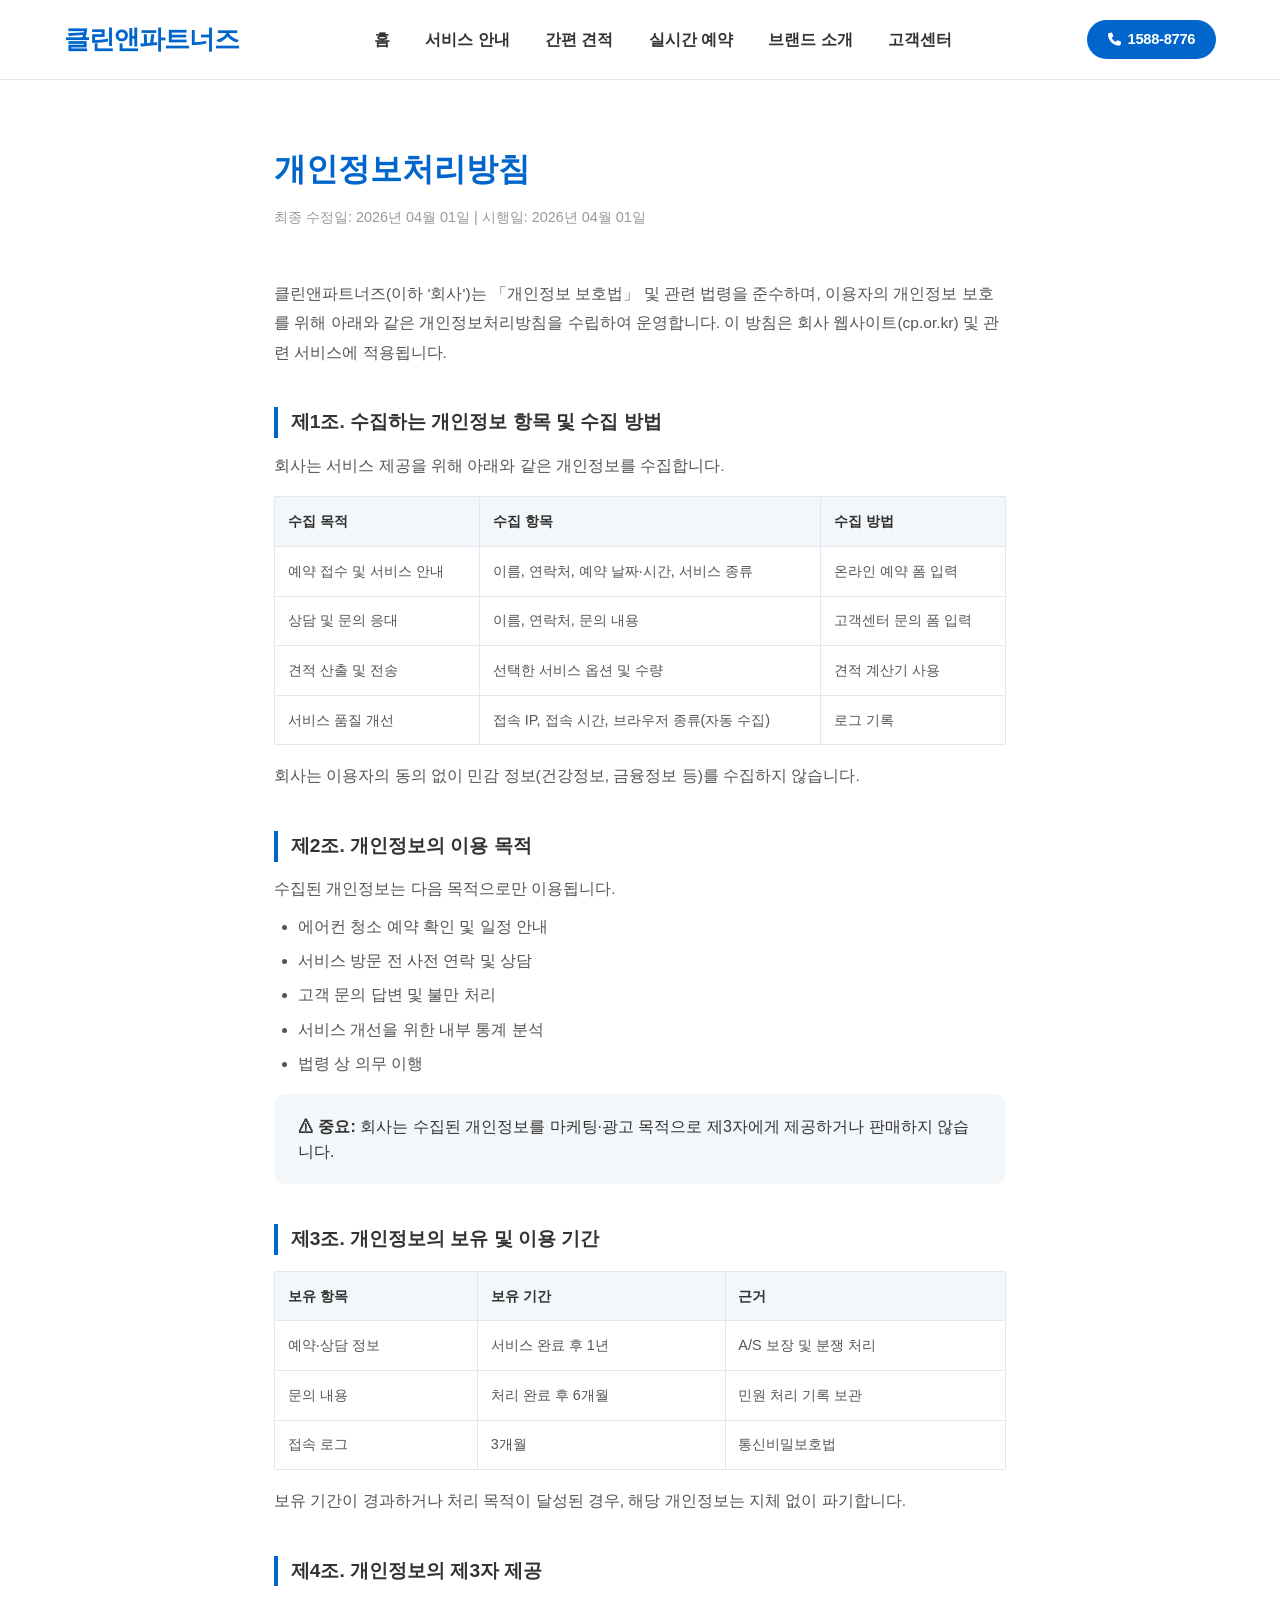
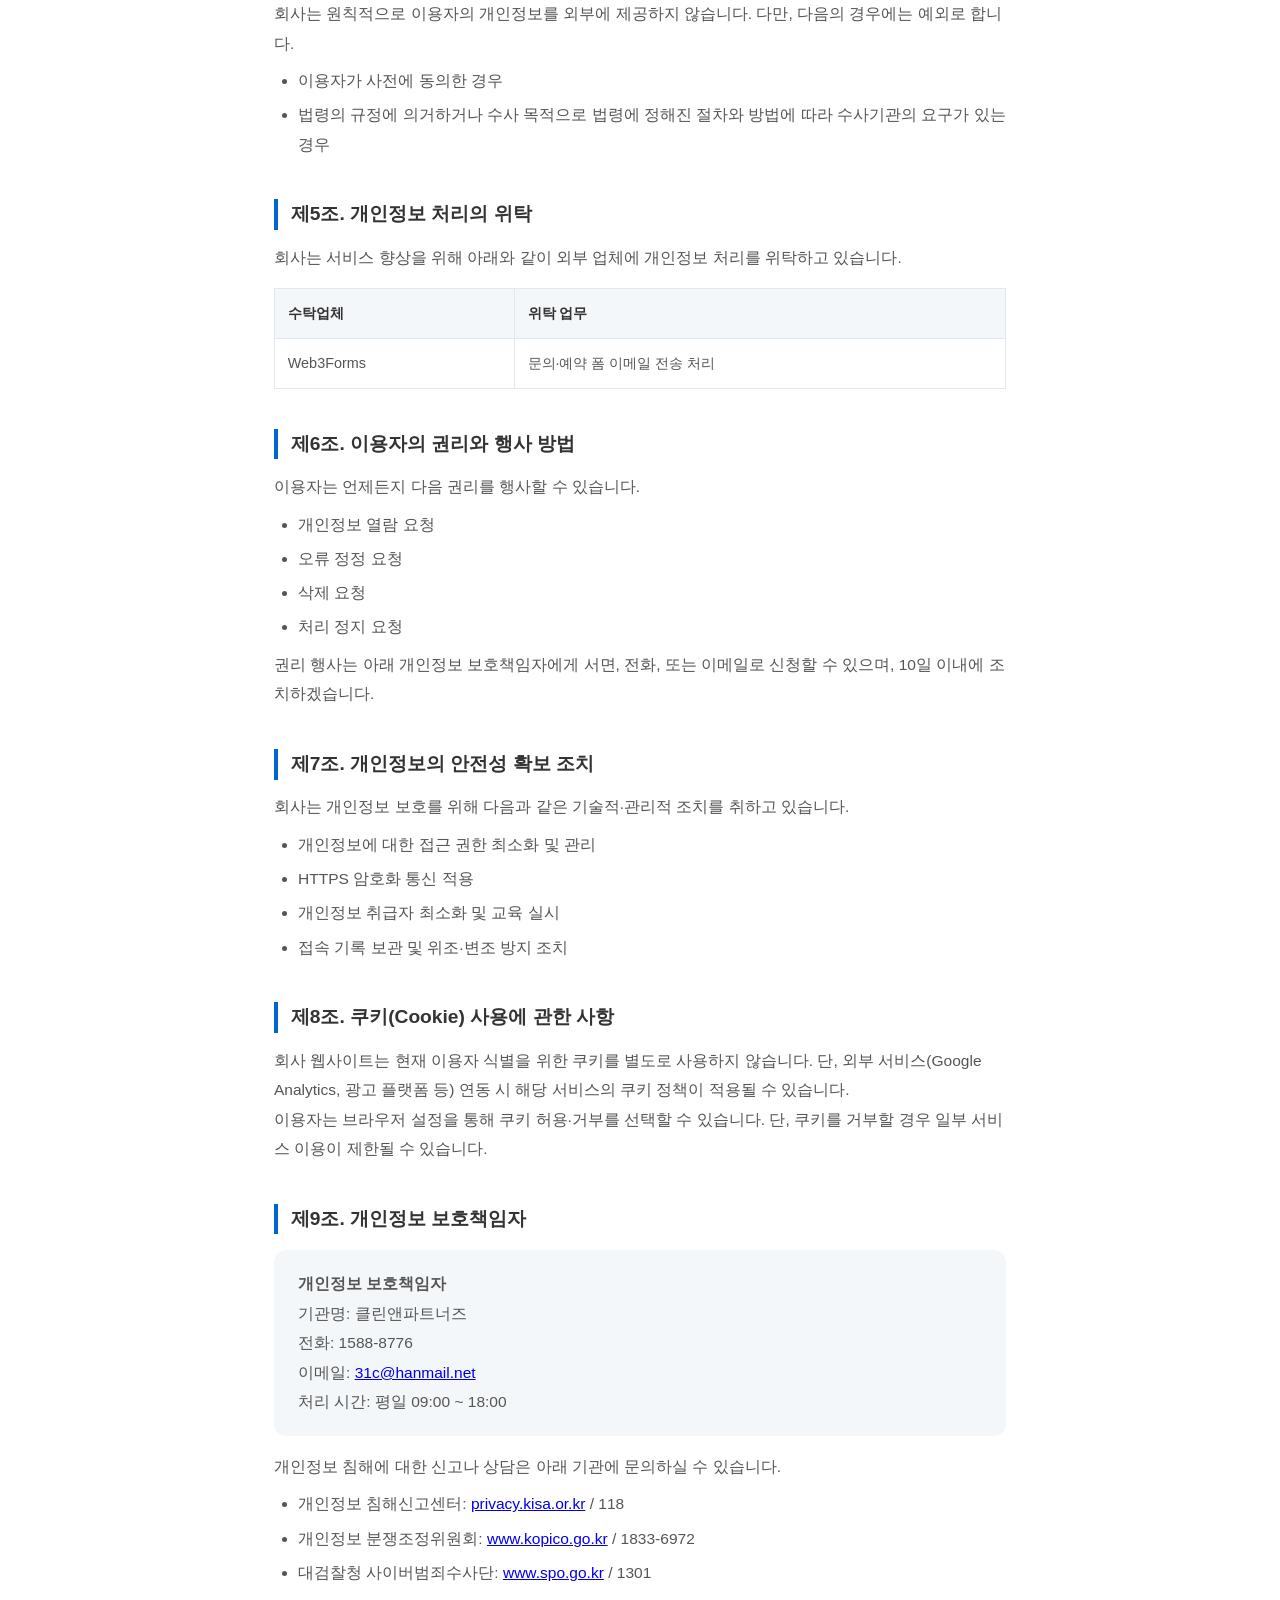
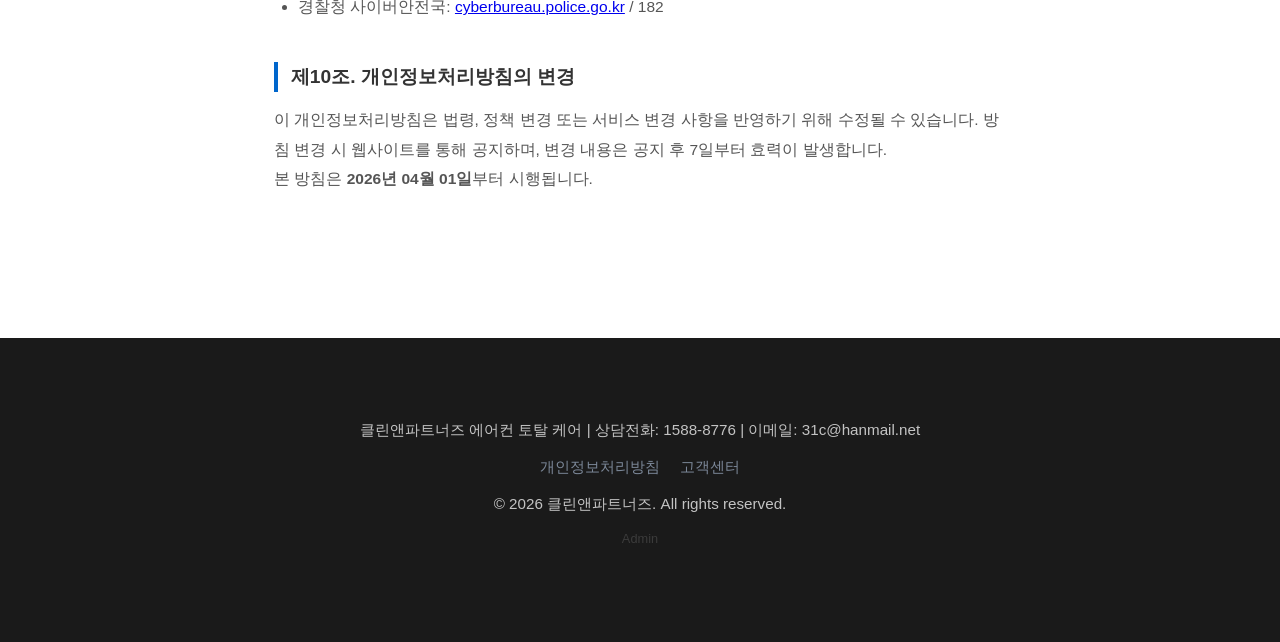
<file: public/privacy.html>
<!DOCTYPE html>
<html lang="ko">
<head>
    <meta charset="UTF-8">
    <meta name="viewport" content="width=device-width, initial-scale=1.0">
    <title>개인정보처리방침 - 클린앤파트너즈</title>
    <meta name="description" content="클린앤파트너즈의 개인정보처리방침입니다. 수집하는 개인정보 항목, 이용 목적, 보유 기간 등을 안내합니다.">
    <meta name="robots" content="index, follow">
    <link rel="canonical" href="https://cp.or.kr/privacy.html">
    <link rel="stylesheet" href="https://cdnjs.cloudflare.com/ajax/libs/font-awesome/6.4.0/css/all.min.css">
    <link rel="stylesheet" href="style.css">
    <style>
        #privacy-page { max-width: 860px; margin: 0 auto; padding: 4rem 5%; }
        #privacy-page h1 { font-size: 2rem; font-weight: 800; color: var(--primary); margin-bottom: 0.5rem; }
        #privacy-page .updated { color: var(--gray); font-size: 0.9rem; margin-bottom: 3rem; }
        #privacy-page h2 { font-size: 1.2rem; font-weight: 700; color: var(--dark); margin: 2.5rem 0 0.8rem; padding-left: 0.8rem; border-left: 4px solid var(--primary); }
        #privacy-page p, #privacy-page li { font-size: 0.97rem; color: #555; line-height: 1.9; }
        #privacy-page ul, #privacy-page ol { padding-left: 1.5rem; margin: 0.5rem 0; }
        #privacy-page li { margin-bottom: 0.3rem; }
        #privacy-page table { width: 100%; border-collapse: collapse; margin: 1rem 0; font-size: 0.9rem; }
        #privacy-page table th { background: var(--light); padding: 0.8rem; border: 1px solid var(--border); font-weight: 700; color: var(--dark); text-align: left; }
        #privacy-page table td { padding: 0.8rem; border: 1px solid var(--border); color: #555; }
        .privacy-box { background: var(--light); border-radius: 12px; padding: 1.2rem 1.5rem; margin: 1rem 0; }
    </style>
</head>
<body>
    <header>
        <nav>
            <a href="index.html" class="logo">클린앤파트너즈</a>
            <ul class="nav-menu">
                <li><a href="index.html">홈</a></li>
                <li><a href="services.html">서비스 안내</a></li>
                <li><a href="estimate.html">간편 견적</a></li>
                <li><a href="reservation.html">실시간 예약</a></li>
                <li><a href="about.html">브랜드 소개</a></li>
                <li><a href="contact.html">고객센터</a></li>
            </ul>
            <div class="nav-actions">
                <a href="tel:15888776" class="nav-phone-btn">
                    <i class="fas fa-phone"></i>
                    <span class="phone-label">1588-8776</span>
                </a>
                <div class="menu-toggle" id="mobile-menu">
                    <span class="bar"></span>
                    <span class="bar"></span>
                    <span class="bar"></span>
                </div>
            </div>
        </nav>
    </header>

    <main>
        <section id="privacy-page">
            <h1>개인정보처리방침</h1>
            <p class="updated">최종 수정일: 2026년 04월 01일 | 시행일: 2026년 04월 01일</p>

            <p>클린앤파트너즈(이하 '회사')는 「개인정보 보호법」 및 관련 법령을 준수하며, 이용자의 개인정보 보호를 위해 아래와 같은 개인정보처리방침을 수립하여 운영합니다. 이 방침은 회사 웹사이트(cp.or.kr) 및 관련 서비스에 적용됩니다.</p>

            <h2>제1조. 수집하는 개인정보 항목 및 수집 방법</h2>
            <p>회사는 서비스 제공을 위해 아래와 같은 개인정보를 수집합니다.</p>
            <table>
                <thead>
                    <tr>
                        <th>수집 목적</th>
                        <th>수집 항목</th>
                        <th>수집 방법</th>
                    </tr>
                </thead>
                <tbody>
                    <tr>
                        <td>예약 접수 및 서비스 안내</td>
                        <td>이름, 연락처, 예약 날짜·시간, 서비스 종류</td>
                        <td>온라인 예약 폼 입력</td>
                    </tr>
                    <tr>
                        <td>상담 및 문의 응대</td>
                        <td>이름, 연락처, 문의 내용</td>
                        <td>고객센터 문의 폼 입력</td>
                    </tr>
                    <tr>
                        <td>견적 산출 및 전송</td>
                        <td>선택한 서비스 옵션 및 수량</td>
                        <td>견적 계산기 사용</td>
                    </tr>
                    <tr>
                        <td>서비스 품질 개선</td>
                        <td>접속 IP, 접속 시간, 브라우저 종류(자동 수집)</td>
                        <td>로그 기록</td>
                    </tr>
                </tbody>
            </table>
            <p>회사는 이용자의 동의 없이 민감 정보(건강정보, 금융정보 등)를 수집하지 않습니다.</p>

            <h2>제2조. 개인정보의 이용 목적</h2>
            <p>수집된 개인정보는 다음 목적으로만 이용됩니다.</p>
            <ul>
                <li>에어컨 청소 예약 확인 및 일정 안내</li>
                <li>서비스 방문 전 사전 연락 및 상담</li>
                <li>고객 문의 답변 및 불만 처리</li>
                <li>서비스 개선을 위한 내부 통계 분석</li>
                <li>법령 상 의무 이행</li>
            </ul>
            <div class="privacy-box">
                <strong>⚠ 중요:</strong> 회사는 수집된 개인정보를 마케팅·광고 목적으로 제3자에게 제공하거나 판매하지 않습니다.
            </div>

            <h2>제3조. 개인정보의 보유 및 이용 기간</h2>
            <table>
                <thead>
                    <tr>
                        <th>보유 항목</th>
                        <th>보유 기간</th>
                        <th>근거</th>
                    </tr>
                </thead>
                <tbody>
                    <tr>
                        <td>예약·상담 정보</td>
                        <td>서비스 완료 후 1년</td>
                        <td>A/S 보장 및 분쟁 처리</td>
                    </tr>
                    <tr>
                        <td>문의 내용</td>
                        <td>처리 완료 후 6개월</td>
                        <td>민원 처리 기록 보관</td>
                    </tr>
                    <tr>
                        <td>접속 로그</td>
                        <td>3개월</td>
                        <td>통신비밀보호법</td>
                    </tr>
                </tbody>
            </table>
            <p>보유 기간이 경과하거나 처리 목적이 달성된 경우, 해당 개인정보는 지체 없이 파기합니다.</p>

            <h2>제4조. 개인정보의 제3자 제공</h2>
            <p>회사는 원칙적으로 이용자의 개인정보를 외부에 제공하지 않습니다. 다만, 다음의 경우에는 예외로 합니다.</p>
            <ul>
                <li>이용자가 사전에 동의한 경우</li>
                <li>법령의 규정에 의거하거나 수사 목적으로 법령에 정해진 절차와 방법에 따라 수사기관의 요구가 있는 경우</li>
            </ul>

            <h2>제5조. 개인정보 처리의 위탁</h2>
            <p>회사는 서비스 향상을 위해 아래와 같이 외부 업체에 개인정보 처리를 위탁하고 있습니다.</p>
            <table>
                <thead>
                    <tr>
                        <th>수탁업체</th>
                        <th>위탁 업무</th>
                    </tr>
                </thead>
                <tbody>
                    <tr>
                        <td>Web3Forms</td>
                        <td>문의·예약 폼 이메일 전송 처리</td>
                    </tr>
                </tbody>
            </table>

            <h2>제6조. 이용자의 권리와 행사 방법</h2>
            <p>이용자는 언제든지 다음 권리를 행사할 수 있습니다.</p>
            <ul>
                <li>개인정보 열람 요청</li>
                <li>오류 정정 요청</li>
                <li>삭제 요청</li>
                <li>처리 정지 요청</li>
            </ul>
            <p>권리 행사는 아래 개인정보 보호책임자에게 서면, 전화, 또는 이메일로 신청할 수 있으며, 10일 이내에 조치하겠습니다.</p>

            <h2>제7조. 개인정보의 안전성 확보 조치</h2>
            <p>회사는 개인정보 보호를 위해 다음과 같은 기술적·관리적 조치를 취하고 있습니다.</p>
            <ul>
                <li>개인정보에 대한 접근 권한 최소화 및 관리</li>
                <li>HTTPS 암호화 통신 적용</li>
                <li>개인정보 취급자 최소화 및 교육 실시</li>
                <li>접속 기록 보관 및 위조·변조 방지 조치</li>
            </ul>

            <h2>제8조. 쿠키(Cookie) 사용에 관한 사항</h2>
            <p>회사 웹사이트는 현재 이용자 식별을 위한 쿠키를 별도로 사용하지 않습니다. 단, 외부 서비스(Google Analytics, 광고 플랫폼 등) 연동 시 해당 서비스의 쿠키 정책이 적용될 수 있습니다.</p>
            <p>이용자는 브라우저 설정을 통해 쿠키 허용·거부를 선택할 수 있습니다. 단, 쿠키를 거부할 경우 일부 서비스 이용이 제한될 수 있습니다.</p>

            <h2>제9조. 개인정보 보호책임자</h2>
            <div class="privacy-box">
                <p><strong>개인정보 보호책임자</strong></p>
                <p>기관명: 클린앤파트너즈<br>
                전화: 1588-8776<br>
                이메일: <a href="mailto:31c@hanmail.net">31c@hanmail.net</a><br>
                처리 시간: 평일 09:00 ~ 18:00</p>
            </div>
            <p>개인정보 침해에 대한 신고나 상담은 아래 기관에 문의하실 수 있습니다.</p>
            <ul>
                <li>개인정보 침해신고센터: <a href="https://privacy.kisa.or.kr" target="_blank" rel="noopener">privacy.kisa.or.kr</a> / 118</li>
                <li>개인정보 분쟁조정위원회: <a href="https://www.kopico.go.kr" target="_blank" rel="noopener">www.kopico.go.kr</a> / 1833-6972</li>
                <li>대검찰청 사이버범죄수사단: <a href="https://www.spo.go.kr" target="_blank" rel="noopener">www.spo.go.kr</a> / 1301</li>
                <li>경찰청 사이버안전국: <a href="https://cyberbureau.police.go.kr" target="_blank" rel="noopener">cyberbureau.police.go.kr</a> / 182</li>
            </ul>

            <h2>제10조. 개인정보처리방침의 변경</h2>
            <p>이 개인정보처리방침은 법령, 정책 변경 또는 서비스 변경 사항을 반영하기 위해 수정될 수 있습니다. 방침 변경 시 웹사이트를 통해 공지하며, 변경 내용은 공지 후 7일부터 효력이 발생합니다.</p>
            <p>본 방침은 <strong>2026년 04월 01일</strong>부터 시행됩니다.</p>

        </section>
    </main>

    <footer>
        <div class="footer-content">
            <p>클린앤파트너즈 에어컨 토탈 케어 | 상담전화: 1588-8776 | 이메일: 31c@hanmail.net</p>
            <p style="margin-top: 8px;">
                <a href="privacy.html" style="color: #94a3b8; text-decoration: none; margin: 0 8px;">개인정보처리방침</a>
                <a href="contact.html" style="color: #94a3b8; text-decoration: none; margin: 0 8px;">고객센터</a>
            </p>
            <p style="margin-top: 8px;">&copy; 2026 클린앤파트너즈. All rights reserved.</p>
            <p style="margin-top: 10px; font-size: 0.8rem;"><a href="admin.html" style="color: #444; text-decoration: none;">Admin</a></p>
        </div>
    </footer>
    <script src="main.js"></script>
</body>
</html>
</file>
<file: public/style.css>
:root {
    --primary: #0066cc;
    --secondary: #00a8e8;
    --dark: #333;
    --light: #f4f7f9;
    --white: #ffffff;
    --gray: #999;
    --red: #ef4444;
    --green: #10b981;
    --border: #e2e8f0;
    --shadow: 0 4px 12px rgba(0,0,0,0.08);
}

* { margin:0; padding:0; box-sizing:border-box; }
body { font-family: 'Pretendard', -apple-system, sans-serif; color: var(--dark); line-height: 1.6; background: #fff; overflow-x: hidden; }

/* =============================================
   Navigation
   ============================================= */
header { background: #fff; border-bottom: 1px solid var(--border); padding: 1.2rem 5%; position: sticky; top:0; z-index: 1000; transition: 0.3s; }
nav { display: flex; justify-content: space-between; align-items: center; max-width: 1400px; margin: 0 auto; }
.logo { font-size: 1.6rem; font-weight: 800; color: var(--primary); text-decoration: none; letter-spacing: -1px; }

.nav-menu { display: flex; list-style: none; gap: 2.2rem; align-items: center; }
.nav-menu a { text-decoration: none; color: var(--dark); font-weight: 600; font-size: 1rem; transition: 0.2s; position: relative; }
.nav-menu a:hover { color: var(--primary); }
.nav-menu a::after { content: ''; position: absolute; width: 0; height: 2px; bottom: -5px; left: 0; background-color: var(--primary); transition: 0.3s; }
.nav-menu a:hover::after { width: 100%; }

.nav-actions { display: flex; align-items: center; gap: 1rem; }
.nav-phone-btn {
    display: flex; align-items: center; gap: 0.45rem;
    background: var(--primary); color: #fff;
    text-decoration: none; padding: 0.5rem 1.3rem;
    border-radius: 50px; font-weight: 700; font-size: 0.92rem;
    transition: background 0.2s, transform 0.15s;
    white-space: nowrap; letter-spacing: -0.3px;
}
.nav-phone-btn:hover { background: #1a4fd8; transform: scale(1.04); }
.nav-phone-btn i { font-size: 0.82rem; }
.menu-toggle { display: none; flex-direction: column; cursor: pointer; gap: 5px; }
.menu-toggle .bar { width: 25px; height: 3px; background-color: var(--primary); transition: 0.3s; border-radius: 2px; }

/* =============================================
   Section Common
   ============================================= */
section { padding: 6rem 5%; max-width: 1400px; margin: 0 auto; width: 100%; }
.section-title { text-align: center; margin-bottom: 4rem; }
.section-title h2 { font-size: 2.5rem; color: var(--primary); margin-bottom: 1rem; font-weight: 800; }
.section-title p { font-size: 1.1rem; color: #666; }

/* =============================================
   Hero Slider
   ============================================= */
#hero-slider {
    position: relative;
    height: 75vh;
    min-height: 550px;
    overflow: hidden;
    margin-top: -1px;
}

.slider-container { height: 100%; width: 100%; }

.slide {
    position: absolute;
    top: 0; left: 0;
    width: 100%; height: 100%;
    opacity: 0;
    transition: opacity 0.8s ease-in-out;
    background-size: cover;
    background-position: center;
    display: flex;
    align-items: center;
    justify-content: center;
    color: var(--white);
    text-align: center;
}
.slide.active { opacity: 1; z-index: 1; }

.hero-content { padding: 0 5%; max-width: 900px; }

.hero-content h2 {
    font-size: 3.8rem;
    font-weight: 800;
    margin-bottom: 1.5rem;
    text-shadow: 0 2px 10px rgba(0,0,0,0.4);
    line-height: 1.2;
    transform: translateY(30px);
    transition: all 0.8s ease 0.2s;
    opacity: 0;
}

.hero-content p {
    font-size: 1.5rem;
    margin-bottom: 2.5rem;
    text-shadow: 0 1px 5px rgba(0,0,0,0.4);
    font-weight: 400;
    transform: translateY(30px);
    transition: all 0.8s ease 0.4s;
    opacity: 0;
}

.slide.active .hero-content h2,
.slide.active .hero-content p { transform: translateY(0); opacity: 1; }

.hero-btns .btn {
    display: inline-block;
    padding: 1.2rem 3rem;
    background: var(--primary);
    color: #fff;
    text-decoration: none;
    border-radius: 50px;
    font-weight: 700;
    font-size: 1.2rem;
    transition: all 0.3s ease;
    box-shadow: 0 10px 20px rgba(0,102,204,0.3);
}
.hero-btns .btn:hover { background: var(--secondary); transform: translateY(-5px); box-shadow: 0 15px 30px rgba(0,168,232,0.4); }

/* Slider Controls */
.slider-arrow {
    position: absolute;
    top: 50%; transform: translateY(-50%);
    background: rgba(255,255,255,0.2);
    color: #fff; border: none;
    width: 50px; height: 50px;
    border-radius: 50%; cursor: pointer;
    z-index: 10; transition: 0.3s;
    font-size: 1.2rem;
    display: flex; align-items: center; justify-content: center;
}
.slider-arrow:hover { background: var(--primary); }
.slider-arrow.prev { left: 20px; }
.slider-arrow.next { right: 20px; }

.slider-dots {
    position: absolute; bottom: 30px; left: 50%; transform: translateX(-50%);
    display: flex; gap: 10px; z-index: 10;
}
.slider-dots .dot { width: 12px; height: 12px; background: rgba(255,255,255,0.5); border-radius: 50%; cursor: pointer; transition: 0.3s; }
.slider-dots .dot.active { background: var(--white); width: 30px; border-radius: 10px; }

/* =============================================
   Professionalism Section
   ============================================= */
.pro-grid { display: grid; grid-template-columns: repeat(auto-fit, minmax(250px, 1fr)); gap: 2rem; }

.pro-box {
    background: var(--white); border: 1px solid var(--border);
    padding: 3rem 2rem; border-radius: 16px; text-align: center;
    transition: all 0.3s ease; box-shadow: var(--shadow);
}
.pro-box:hover { transform: translateY(-10px); border-color: var(--primary); box-shadow: 0 20px 40px rgba(0,0,0,0.1); }
.pro-icon { font-size: 3rem; color: var(--primary); margin-bottom: 1.5rem; }
.pro-box h3 { font-size: 1.3rem; margin-bottom: 1rem; color: var(--dark); font-weight: 700; }
.pro-box p { font-size: 1rem; color: #666; line-height: 1.7; }

/* =============================================
   Service Grid
   ============================================= */
.service-grid { display: grid; grid-template-columns: repeat(auto-fit, minmax(300px, 1fr)); gap: 2rem; }

.service-card {
    background: #fff; padding: 2.5rem 2rem;
    border-radius: 16px; box-shadow: var(--shadow); text-align: center; transition: 0.3s;
}
.service-card:hover { transform: scale(1.02); }
.service-card i { font-size: 3.2rem; color: var(--primary); margin-bottom: 1.5rem; }
.service-card h3 { margin-bottom: 1rem; font-weight: 700; font-size: 1.4rem; }

/* =============================================
   Process Section
   ============================================= */
.process-container {
    display: grid;
    grid-template-columns: repeat(3, 1fr);
    gap: 3rem 2rem;
}

.process-step-box {
    background: var(--white); border: 1px solid var(--border);
    border-radius: 16px; padding: 1.5rem 1rem; text-align: center;
    position: relative; transition: all 0.3s ease; box-shadow: var(--shadow);
    display: flex; flex-direction: column; align-items: center;
}

.step-img-wrapper {
    width: 100%; height: 160px; margin-bottom: 1.5rem;
    border-radius: 12px; overflow: hidden; background: #eee;
}
.step-img-wrapper img { width: 100%; height: 100%; object-fit: cover; }

.process-step-box:hover { border-color: var(--secondary); background: var(--light); transform: translateY(-5px); }

.step-badge {
    position: absolute; top: -12px; left: 50%; transform: translateX(-50%);
    background: var(--primary); color: var(--white);
    font-size: 0.8rem; font-weight: 700; padding: 5px 15px;
    border-radius: 20px; box-shadow: 0 4px 8px rgba(0,102,204,0.2); z-index: 5;
}

.step-icon { font-size: 2.5rem; color: var(--secondary); margin-bottom: 1rem; }
.process-step-box h4 { font-size: 1.25rem; color: var(--dark); margin-bottom: 0.5rem; font-weight: 700; }
.process-step-box p { font-size: 1rem; color: var(--gray); line-height: 1.5; }

/* =============================================
   Live Reservation Rolling List
   ============================================= */
.rolling-wrapper {
    max-width: 1000px; margin: 0 auto;
    background: #fff; border-radius: 16px;
    overflow: hidden; box-shadow: var(--shadow);
}

.rolling-header {
    display: grid;
    grid-template-columns: 1.2fr 1fr 1fr 1.5fr 1.2fr;
    background: #f8f9fa;
    padding: 1.2rem 1rem;
    border-bottom: 2px solid var(--light);
    font-weight: 700; color: var(--primary);
    text-align: center; font-size: 1rem;
}

.rolling-container { height: 350px; overflow: hidden; position: relative; }

.rolling-list {
    position: absolute; width: 100%;
    animation: rollUp 25s linear infinite;
}
.rolling-list:hover { animation-play-state: paused; }

.rolling-item {
    display: grid;
    grid-template-columns: 1.2fr 1fr 1fr 1.5fr 1.2fr;
    padding: 0 1rem; border-bottom: 1px solid #eee;
    text-align: center; align-items: center;
    background: #fff; height: 70px;
}

@keyframes rollUp {
    0% { transform: translateY(0); }
    100% { transform: translateY(-50%); }
}

.status-badge { padding: 5px 12px; border-radius: 20px; font-size: 0.8rem; font-weight: 700; }
.status-badge.pending { background: #fff3cd; color: #856404; }
.status-badge.confirmed { background: #d4edda; color: #155724; }

/* =============================================
   Booking Form (reservation.html)
   ============================================= */
.booking-form-wrapper { animation: slideDown 0.5s ease-out; }
@keyframes slideDown { from { opacity: 0; transform: translateY(-20px); } to { opacity: 1; transform: translateY(0); } }

.form-card {
    background: var(--white); border: 1px solid var(--border);
    border-radius: 24px; padding: 3.5rem;
    box-shadow: 0 20px 50px rgba(0,0,0,0.1);
    max-width: 750px; margin: 0 auto;
}
.form-card h3 {
    margin-bottom: 2.5rem; color: var(--primary);
    border-bottom: 2px solid var(--light); padding-bottom: 1.2rem;
    font-size: 1.8rem; display: flex; align-items: center; gap: 12px; font-weight: 800;
}

.input-group { margin-bottom: 2rem; }
.input-group label { display: block; margin-bottom: 0.8rem; font-weight: 700; font-size: 1rem; color: var(--dark); padding-left: 4px; }
.input-group input,
.input-group select,
.input-group textarea {
    width: 100%; padding: 1.1rem; border: 2px solid var(--border);
    border-radius: 12px; font-size: 1.05rem; transition: 0.3s; background: #fdfdfd;
}
.input-group input:focus,
.input-group select:focus,
.input-group textarea:focus {
    border-color: var(--primary); background: #fff; outline: none;
    box-shadow: 0 0 0 4px rgba(0,102,204,0.1);
}

.submit-booking-btn {
    width: 100%; padding: 1.3rem;
    background: linear-gradient(135deg, var(--primary), var(--secondary));
    color: #fff; border: none; border-radius: 12px;
    font-weight: 800; font-size: 1.25rem; cursor: pointer; transition: 0.3s;
    box-shadow: 0 10px 25px rgba(0,102,204,0.25); margin-top: 1.5rem;
}
.submit-booking-btn:hover { transform: translateY(-4px); box-shadow: 0 15px 30px rgba(0,102,204,0.35); }

/* =============================================
   Price Table (services.html)
   ============================================= */
.price-table { width: 100%; border-collapse: collapse; margin-top: 2rem; background: #fff; border-radius: 12px; overflow: hidden; box-shadow: var(--shadow); }
.price-table th, .price-table td { padding: 1.2rem; text-align: center; border-bottom: 1px solid #eee; }
.price-table th { background: var(--primary); color: #fff; font-weight: 700; }
.price-table tr:hover { background: var(--light); }

/* =============================================
   About Page
   ============================================= */
.reasons { display: grid; grid-template-columns: repeat(auto-fit, minmax(300px, 1fr)); gap: 2rem; margin-top: 2rem; }
.reason { background: #fff; padding: 2.5rem; border-radius: 16px; box-shadow: var(--shadow); text-align: center; }
.reason i { font-size: 3rem; color: var(--secondary); margin-bottom: 1.5rem; }

/* =============================================
   Contact Form
   ============================================= */
#contact form { max-width: 600px; margin: 0 auto; background: #fff; padding: 3rem; border-radius: 16px; box-shadow: var(--shadow); }

/* =============================================
   Reservation Calendar
   ============================================= */
.reservation-container { max-width: 1100px; margin: 0 auto; }
.calendar-wrapper { background: var(--white); border: 1px solid var(--border); border-radius: 16px; padding: 2rem; box-shadow: var(--shadow); }
.calendar-controls { display: flex; justify-content: space-between; align-items: center; margin-bottom: 2rem; }
.calendar-controls h3 { font-size: 1.5rem; color: var(--primary); }
.calendar-weekdays { display: grid; grid-template-columns: repeat(7, 1fr); text-align: center; font-weight: bold; padding-bottom: 1rem; border-bottom: 1px solid var(--light); margin-bottom: 1rem; }
.calendar-weekdays .sun { color: var(--red); }
.calendar-weekdays .sat { color: var(--primary); }
.calendar-days-grid { display: grid; grid-template-columns: repeat(7, 1fr); gap: 5px; }
.day-cell { min-height: 120px; border: 1px solid #f0f0f0; border-radius: 8px; padding: 0.8rem; display: flex; flex-direction: column; justify-content: space-between; cursor: pointer; transition: 0.2s; }
.day-cell:hover:not(.disabled):not(.empty) { background: var(--light); border-color: var(--primary); }
.day-cell.active { background: #eef6ff; border: 2px solid var(--primary); }
.day-cell.disabled { background: #f9f9f9; color: #ccc; cursor: not-allowed; }
.day-cell.empty { border: none; cursor: default; }
.day-cell .day-num { font-weight: 700; font-size: 1.1rem; }
.day-cell .day-status { font-size: 0.8rem; padding: 2px 6px; border-radius: 4px; display: inline-block; width: fit-content; }
.day-cell .day-status.avail { background: #e8f5e9; color: #2e7d32; }
.day-cell .day-status.full { background: #ffebee; color: #c62828; }
.day-cell .day-status.past { background: #f5f5f5; color: #9e9e9e; }

/* =============================================
   중간 슬라이드 배너 (Mid Banner)
   ============================================= */
.mid-slide {
    position: absolute;
    inset: 0;
    background-size: cover;
    background-position: center;
    display: flex;
    align-items: center;
    opacity: 0;
    transition: opacity 0.8s ease;
}
.mid-slide.active { opacity: 1; }

.mid-slide-content {
    padding: 0 6%;
    max-width: 55%;
    color: #fff;
}

.mid-slide-number {
    font-size: 5rem;
    font-weight: 900;
    line-height: 1;
    color: rgba(255,140,0,0.6);
    letter-spacing: -2px;
    margin-bottom: 1.8rem;
    font-family: 'Arial Black', sans-serif;
}

.mid-slide-company {
    font-size: 0.9rem;
    font-weight: 600;
    color: #90cdf4;
    background: rgba(26,86,219,0.2);
    border: 1px solid rgba(144,205,244,0.4);
    display: inline-block;
    padding: 4px 14px;
    border-radius: 20px;
    margin-bottom: 2.2rem;
    letter-spacing: 0.04em;
}

.mid-slide-title {
    font-size: 2.2rem;
    font-weight: 800;
    line-height: 1.5;
    margin: 0 0 1.8rem;
    color: #fff;
    text-shadow: 0 2px 8px rgba(0,0,0,0.4);
}

.mid-slide-desc {
    font-size: 1rem;
    color: rgba(255,255,255,0.8);
    margin-bottom: 3rem;
    line-height: 2;
}

.mid-slide-stats {
    display: flex;
    flex-wrap: wrap;
    gap: 20px;
    margin-top: 2.8rem;
}

.mid-stat {
    background: rgba(255,255,255,0.12);
    border: 1px solid rgba(255,255,255,0.25);
    border-radius: 10px;
    padding: 10px 18px;
    display: flex;
    flex-direction: column;
    align-items: center;
    min-width: 90px;
    backdrop-filter: blur(4px);
}

.mid-stat-label {
    font-size: 0.72rem;
    color: rgba(255,255,255,0.65);
    letter-spacing: 0.06em;
    margin-bottom: 4px;
    font-weight: 600;
}

.mid-stat-value {
    font-size: 1.1rem;
    font-weight: 800;
    color: #fff;
    letter-spacing: -0.02em;
}

@media (max-width: 768px) {
    .mid-slide-number { font-size: 3.5rem; }
    .mid-slide-title  { font-size: 1.5rem; }
    .mid-slide-content { max-width: 85%; padding: 0 5%; }
    .mid-stat { padding: 8px 12px; min-width: 72px; }
    .mid-stat-value { font-size: 0.95rem; }
}

@media (max-width: 480px) {
    .mid-slide-number { font-size: 2.8rem; }
    .mid-slide-title  { font-size: 1.2rem; }
    .mid-slide-content { max-width: 95%; }
    .mid-slide-desc { display: none; }
    .mid-stat { padding: 6px 10px; min-width: 60px; }
    .mid-stat-label { font-size: 0.65rem; }
    .mid-stat-value { font-size: 0.85rem; }
}

/* =============================================
   예약 이벤트 배너 슬라이더
   ============================================= */
.res-banner-slider {
    position: relative;
    width: 100%;
    max-width: 1100px;
    margin: 0 auto 3rem;
    height: 200px;
    border-radius: 16px;
    overflow: hidden;
    box-shadow: var(--shadow);
}
.res-banner-inner { position: relative; width: 100%; height: 100%; }
.res-banner-slide {
    position: absolute;
    inset: 0;
    background-size: cover;
    background-position: center;
    display: flex;
    align-items: center;
    padding: 0 3rem;
    opacity: 0;
    transition: opacity 0.6s ease;
}
.res-banner-slide.active { opacity: 1; }
.res-banner-content { max-width: 65%; }
.res-banner-badge {
    display: inline-block;
    background: var(--accent, #e63946);
    color: #fff;
    font-size: 0.72rem;
    font-weight: 800;
    padding: 3px 10px;
    border-radius: 4px;
    margin-bottom: 0.5rem;
    letter-spacing: 0.05em;
}
.res-banner-content h4 {
    color: #fff;
    font-size: 1.4rem;
    font-weight: 800;
    margin-bottom: 0.35rem;
    line-height: 1.3;
}
.res-banner-content p { color: rgba(255,255,255,0.85); font-size: 0.9rem; line-height: 1.5; }
.res-banner-arrow {
    position: absolute;
    top: 50%;
    transform: translateY(-50%);
    background: rgba(255,255,255,0.2);
    border: 1px solid rgba(255,255,255,0.3);
    color: #fff;
    width: 34px;
    height: 34px;
    border-radius: 50%;
    cursor: pointer;
    font-size: 0.85rem;
    transition: 0.2s;
    display: flex;
    align-items: center;
    justify-content: center;
}
.res-banner-arrow:hover { background: rgba(255,255,255,0.4); }
.res-banner-prev { left: 12px; }
.res-banner-next { right: 12px; }
.res-banner-dots {
    position: absolute;
    bottom: 10px;
    left: 50%;
    transform: translateX(-50%);
    display: flex;
    gap: 6px;
}
.res-banner-dots .dot { width: 7px; height: 7px; border-radius: 50%; background: rgba(255,255,255,0.45); cursor: pointer; transition: 0.2s; }
.res-banner-dots .dot.active { background: #fff; transform: scale(1.2); }

@media (max-width: 768px) {
    .res-banner-slider { height: 160px; border-radius: 12px; margin-bottom: 2rem; }
    .res-banner-slide { padding: 0 2rem; }
    .res-banner-content h4 { font-size: 1.1rem; }
    .res-banner-content p { font-size: 0.78rem; }
}
@media (max-width: 480px) {
    .res-banner-slider { height: 130px; border-radius: 10px; }
    .res-banner-slide { padding: 0 1.2rem; }
    .res-banner-content { max-width: 80%; }
    .res-banner-content h4 { font-size: 0.95rem; }
    .res-banner-content p { display: none; }
    .res-banner-arrow { width: 28px; height: 28px; font-size: 0.75rem; }
}

/* =============================================
   Footer
   ============================================= */
footer { background: #1a1a1a; color: #eee; padding: 5rem 5%; text-align: center; margin-top: 5rem; }
.footer-content { max-width: 1200px; margin: 0 auto; }
.footer-content p { margin-bottom: 0.8rem; opacity: 0.8; font-size: 0.95rem; }

/* =============================================
   Admin 로그인 오버레이
   ============================================= */
#admin-login-overlay {
    position: fixed; inset: 0;
    background: linear-gradient(135deg, #0f172a 0%, #1e3a5f 100%);
    display: flex; align-items: center; justify-content: center;
    z-index: 9999;
}
.login-card {
    background: #fff; border-radius: 20px;
    padding: 3rem 2.5rem; width: 100%; max-width: 420px;
    box-shadow: 0 25px 60px rgba(0,0,0,0.5); text-align: center;
}
.login-logo { margin-bottom: 2rem; }
.login-logo i { font-size: 2.8rem; color: var(--primary); display: block; margin-bottom: 0.8rem; }
.login-logo h2 { font-size: 1.5rem; font-weight: 800; color: #1e293b; margin-bottom: 0.3rem; }
.login-logo p { color: #64748b; font-size: 0.88rem; }
.pw-input-wrap { position: relative; }
.pw-input-wrap input { padding-right: 3rem !important; }
.pw-toggle {
    position: absolute; right: 0.9rem; top: 50%; transform: translateY(-50%);
    background: none; border: none; color: #94a3b8; cursor: pointer; font-size: 1rem;
    transition: color 0.2s;
}
.pw-toggle:hover { color: var(--primary); }
.login-error {
    color: #dc2626; font-size: 0.85rem; margin-bottom: 1rem;
    padding: 0.6rem 1rem; background: #fef2f2; border-radius: 8px;
    border-left: 3px solid #dc2626;
}
@keyframes shake {
    0%, 100% { transform: translateX(0); }
    20%       { transform: translateX(-10px); }
    40%       { transform: translateX(10px); }
    60%       { transform: translateX(-6px); }
    80%       { transform: translateX(6px); }
}
.login-card.shake { animation: shake 0.45s ease; }
.logout-btn {
    margin-top: 1rem; width: 100%; padding: 0.5rem;
    background: rgba(255,255,255,0.1); border: 1px solid rgba(255,255,255,0.2);
    color: #94a3b8; border-radius: 8px; cursor: pointer; font-size: 0.82rem;
    transition: 0.2s;
}
.logout-btn:hover { background: rgba(255,255,255,0.2); color: #fff; }

/* =============================================
   Admin Dashboard Layout
   ============================================= */
.admin-body { background: #f1f5f9; height: 100vh; width: 100vw; overflow: hidden; }
.admin-container { display: flex; width: 100%; height: 100%; overflow: hidden; }

/* Sidebar */
.admin-sidebar {
    width: 260px;
    background: #0f172a;
    color: #fff;
    padding: 2.5rem 0;
    flex-shrink: 0;
    height: 100%;
    display: flex;
    flex-direction: column;
    box-shadow: 4px 0 15px rgba(0,0,0,0.1);
    z-index: 100;
}

.sidebar-header { padding: 0 2rem; margin-bottom: 3rem; flex-shrink: 0; }
.sidebar-header h2 { font-size: 1.6rem; font-weight: 800; color: #fff; }
.sidebar-header p { font-size: 0.8rem; color: #94a3b8; }

.sidebar-menu { list-style: none; padding: 0 1rem; flex-grow: 1; overflow-y: auto; }
.sidebar-menu li { margin-bottom: 0.5rem; }
.sidebar-menu li a {
    color: #94a3b8;
    text-decoration: none;
    display: flex;
    align-items: center;
    gap: 12px;
    padding: 1rem 1.2rem;
    font-weight: 600;
    border-radius: 10px;
    transition: 0.2s;
}
.sidebar-menu li:hover a { color: #fff; background: rgba(255,255,255,0.05); }
.sidebar-menu li.active a { color: #fff; background: var(--primary); box-shadow: 0 4px 12px rgba(0,102,204,0.3); }
.menu-divider { height: 1px; background: rgba(255,255,255,0.1); margin: 1.5rem 1rem; flex-shrink: 0; }

/* Main Content Area */
.admin-content {
    flex-grow: 1;
    padding: 2.5rem 3rem;
    overflow-y: auto;
    overflow-x: hidden;
    background: #f1f5f9;
    height: 100%;
}

.admin-section { max-width: 1400px; margin: 0 auto; width: 100%; }

.admin-header { display: flex; justify-content: space-between; align-items: center; margin-bottom: 2.5rem; }
.admin-header h1 { font-size: 2rem; font-weight: 800; color: #1e293b; }
.admin-user { font-size: 0.95rem; color: #64748b; font-weight: 500; }

/* Dashboard Stats */
.dashboard-stats { display: grid; grid-template-columns: repeat(auto-fit, minmax(200px, 1fr)); gap: 1.5rem; margin-bottom: 3rem; }
.stat-card { background: #fff; padding: 2rem; border-radius: 20px; box-shadow: 0 4px 6px -1px rgba(0,0,0,0.1); border: 1px solid #e2e8f0; }
.stat-card h3 { font-size: 0.85rem; color: #64748b; margin-bottom: 0.5rem; font-weight: 700; text-transform: uppercase; letter-spacing: 0.05em; }
.stat-card p { font-size: 2.4rem; font-weight: 900; color: #1e293b; line-height: 1; }
.stat-card.pending p { color: #f59e0b; }
.stat-card.confirmed p { color: var(--green); }

/* Table Wrapper */
.admin-table-wrapper {
    background: #fff;
    border-radius: 20px;
    padding: 2rem 2rem 1.5rem;
    box-shadow: 0 4px 20px rgba(0,0,0,0.06);
    border: 1px solid #e2e8f0;
    margin-bottom: 2.5rem;
}

.table-header { display: flex; justify-content: space-between; align-items: center; margin-bottom: 1.5rem; }
.table-header h3 { font-size: 1.2rem; font-weight: 800; color: #1e293b; }

.table-responsive {
    width: 100%;
    overflow-x: auto;
    border-radius: 12px;
    border: 1px solid #e2e8f0;
}

/* Admin Table - 시인성 최적화 */
.admin-table {
    width: 100%;
    border-collapse: collapse;
    table-layout: fixed;
}

/* 열 너비 고정 */
.admin-table th:nth-child(1), .admin-table td:nth-child(1) { width: 110px; } /* 신청일 */
.admin-table th:nth-child(2), .admin-table td:nth-child(2) { width: 140px; } /* 예약일시 */
.admin-table th:nth-child(3), .admin-table td:nth-child(3) { width: 100px; } /* 고객명 */
.admin-table th:nth-child(4), .admin-table td:nth-child(4) { width: 140px; } /* 연락처 */
.admin-table th:nth-child(5), .admin-table td:nth-child(5) { width: auto; }  /* 서비스 */
.admin-table th:nth-child(6), .admin-table td:nth-child(6) { width: 90px; }  /* 상태 */
.admin-table th:nth-child(7), .admin-table td:nth-child(7) { width: 120px; } /* 관리 */

.admin-table th {
    background: #f8fafc;
    padding: 1rem 0.8rem;
    font-weight: 700; color: #475569; text-align: center;
    font-size: 0.85rem; border-bottom: 2px solid #e2e8f0; white-space: nowrap;
}
.admin-table td {
    padding: 1rem 0.8rem;
    border-bottom: 1px solid #f1f5f9;
    vertical-align: middle; font-size: 0.9rem; color: #334155;
    text-align: center; word-break: break-all;
}
.admin-table tbody tr:last-child td { border-bottom: none; }
.admin-table tbody tr:hover td { background: #f8fafc; }

/* 텍스트 유틸리티 */
.text-muted { color: #94a3b8; font-size: 0.82rem; }
.text-bold { font-weight: 700; }
.text-primary { color: var(--primary); }

/* 예약일시 셀 */
.col-time { line-height: 1.4; }
.col-time span { display: block; font-weight: 700; color: var(--primary); font-size: 0.9rem; }
.col-time small { color: #94a3b8; font-size: 0.8rem; }

/* 서비스 태그 */
.service-tag {
    display: inline-block; padding: 4px 10px;
    background: #eff6ff; color: #1d4ed8;
    border-radius: 6px; font-size: 0.8rem; font-weight: 600; white-space: nowrap;
}

/* 빈 데이터 메시지 */
.no-data {
    padding: 3rem 0; text-align: center;
    color: #94a3b8; font-size: 0.95rem; font-weight: 500;
}
td.no-data { padding: 3rem 0; }

/* Admin Buttons */
.btn-group { display: flex; gap: 6px; justify-content: center; align-items: center; flex-wrap: nowrap; }

.btn-action {
    width: 32px; height: 32px;
    display: inline-flex; align-items: center; justify-content: center;
    border-radius: 8px; border: 1.5px solid #e2e8f0;
    background: #fff; cursor: pointer; transition: 0.2s;
    font-size: 0.8rem; flex-shrink: 0;
}
.btn-action:hover { transform: translateY(-2px); box-shadow: 0 4px 12px rgba(0,0,0,0.12); }
.btn-approve { color: var(--green); border-color: var(--green); }
.btn-approve:hover { background: var(--green); color: #fff; }
.btn-cancel { color: #f59e0b; border-color: #f59e0b; }
.btn-cancel:hover { background: #f59e0b; color: #fff; }
.btn-delete { color: var(--red); border-color: var(--red); }
.btn-delete:hover { background: var(--red); color: #fff; }

.btn-sm {
    display: inline-flex; align-items: center; justify-content: center; gap: 6px;
    height: 36px; padding: 0 14px;
    border-radius: 10px; border: 1.5px solid #e2e8f0;
    background: #fff; cursor: pointer; transition: 0.2s;
    font-size: 0.85rem; font-weight: 600; color: #475569; white-space: nowrap;
}
.btn-sm:hover { background: #f8fafc; transform: translateY(-2px); box-shadow: 0 4px 12px rgba(0,0,0,0.08); }

/* 상태 뱃지 */
.badge {
    padding: 5px 11px; border-radius: 8px;
    font-size: 0.8rem; font-weight: 700; display: inline-block; white-space: nowrap;
}
.badge.pending { background: #fff7ed; color: #c2410c; }
.badge.confirmed { background: #ecfdf5; color: #047857; }
.badge.cancelled { background: #fef2f2; color: #b91c1c; }

/* Admin Forms */
.admin-form .form-grid {
    display: grid;
    grid-template-columns: repeat(auto-fit, minmax(280px, 1fr));
    gap: 1.2rem; margin-bottom: 1.2rem;
}

.form-grid-3 { display: grid; grid-template-columns: repeat(auto-fill, minmax(320px, 1fr)); gap: 1.5rem; }

.process-edit-card { background: #f8fafc; border: 1.5px solid #e2e8f0; border-radius: 16px; padding: 1.5rem; }
.process-edit-card h4 { margin-bottom: 1.2rem; color: var(--primary); font-weight: 800; border-bottom: 1px solid #e2e8f0; padding-bottom: 0.5rem; }

/* Contact Table */
.contact-table { table-layout: auto; }
.contact-table th:nth-child(1), .contact-table td:nth-child(1) { width: 150px; white-space: nowrap; }
.contact-table th:nth-child(2), .contact-table td:nth-child(2) { width: 90px; }
.contact-table th:nth-child(3), .contact-table td:nth-child(3) { width: 140px; }
.contact-table th:nth-child(4), .contact-table td:nth-child(4) { width: auto; }
.contact-table th:nth-child(5), .contact-table td:nth-child(5) { width: 90px; }
.contact-table th:nth-child(6), .contact-table td:nth-child(6) { width: 80px; }
.contact-message-cell { text-align: left; padding-left: 1rem; font-size: 0.88rem; color: #475569; white-space: pre-wrap; word-break: break-all; }

/* Banner Table Cells */
.banner-thumb-cell { width: 130px; padding: 0.8rem; }
.banner-thumb-img { width: 110px; height: 66px; object-fit: cover; border-radius: 8px; display: block; margin: 0 auto; border: 1px solid #e2e8f0; }
.banner-info-cell { text-align: left; padding-left: 1.5rem; }
.banner-info-cell strong { font-size: 0.95rem; color: #1e293b; display: block; margin-bottom: 4px; }
.banner-info-cell small { color: #94a3b8; font-size: 0.82rem; }

.btn-delete-text {
    display: inline-flex; align-items: center; gap: 6px;
    padding: 6px 14px; height: 34px;
    border-radius: 8px; border: 1.5px solid var(--red);
    background: #fff; color: var(--red);
    font-size: 0.82rem; font-weight: 600; cursor: pointer; transition: 0.2s; white-space: nowrap;
}
.btn-delete-text:hover { background: var(--red); color: #fff; }

/* =============================================
   Service Area Map
   ============================================= */
#service-area { background: var(--white); }

.area-map-wrapper {
    position: relative;
    max-width: 580px;
    margin: 0 auto;
}

.area-map {
    width: 100%;
    height: auto;
    display: block;
    filter: drop-shadow(0 8px 24px rgba(0,0,0,0.08));
}

.hangang {
    fill: #bfdbfe;
    opacity: 0.55;
}

.area-region rect {
    fill: #dbeafe;
    stroke: #93c5fd;
    stroke-width: 0.8;
    cursor: pointer;
    transition: fill 0.18s, stroke 0.18s;
}

.area-region:hover rect,
.area-region:focus rect {
    fill: #60a5fa;
    stroke: var(--primary);
    stroke-width: 1.2;
    outline: none;
}

.area-region.area-active rect {
    fill: var(--primary);
    stroke: #1d4ed8;
}

.area-region.area-highlight rect {
    fill: #bfdbfe;
    stroke: #3b82f6;
}

/* 경기 */
.area-region.gyeonggi rect {
    fill: #dcfce7;
    stroke: #86efac;
    stroke-width: 0.8;
}
.area-region.gyeonggi:hover rect,
.area-region.gyeonggi:focus rect {
    fill: #86efac;
    stroke: #16a34a;
    stroke-width: 1.2;
}
.area-region.gyeonggi text { fill: #166534; }

/* 인천 */
.area-region.incheon rect {
    fill: #fef9c3;
    stroke: #fde047;
    stroke-width: 0.8;
}
.area-region.incheon:hover rect,
.area-region.incheon:focus rect {
    fill: #fde047;
    stroke: #ca8a04;
    stroke-width: 1.2;
}
.area-region.incheon text { fill: #854d0e; font-size: 9.5px; }

/* 범례 */
.area-legend {
    display: flex;
    justify-content: center;
    gap: 1.8rem;
    margin-top: 16px;
    font-size: 13px;
    color: #555;
    font-weight: 600;
    flex-wrap: wrap;
}
.legend-dot {
    display: inline-block;
    width: 12px;
    height: 12px;
    border-radius: 3px;
    margin-right: 5px;
    vertical-align: middle;
}
.ld-seoul   { background: #dbeafe; border: 1.5px solid #93c5fd; }
.ld-gyeonggi{ background: #dcfce7; border: 1.5px solid #86efac; }
.ld-incheon { background: #fef9c3; border: 1.5px solid #fde047; }

.area-region text {
    font-size: 8.5px;
    fill: #1e3a8a;
    text-anchor: middle;
    dominant-baseline: middle;
    pointer-events: none;
    font-weight: 700;
    font-family: 'Pretendard', -apple-system, sans-serif;
}

.area-region:hover text,
.area-region:focus text {
    fill: #1e3a8a;
}

.area-region.area-active text {
    fill: #fff;
}

.area-tooltip {
    position: fixed;
    background: #111827;
    color: #fff;
    padding: 7px 14px;
    font-size: 13px;
    font-weight: 700;
    border-radius: 8px;
    opacity: 0;
    pointer-events: auto;
    cursor: pointer;
    z-index: 9999;
    transform: translate(-50%, -140%);
    white-space: nowrap;
    transition: opacity 0.15s;
    font-family: 'Pretendard', -apple-system, sans-serif;
}

.area-tooltip::after {
    content: '';
    position: absolute;
    top: 100%;
    left: 50%;
    transform: translateX(-50%);
    border: 5px solid transparent;
    border-top-color: #111827;
}

.area-notice {
    text-align: center;
    color: #777;
    font-size: 14px;
    margin-top: 18px;
}

.area-notice i {
    color: var(--primary);
    margin-right: 5px;
}

/* =============================================
   Responsive Design
   ============================================= */

/* Tablet (Hamburger Menu) */
@media (max-width: 992px) {
    header { padding: 1rem 5%; }
    .menu-toggle { display: flex; z-index: 1001; }

    .nav-menu {
        position: fixed; left: -100%; top: 0;
        flex-direction: column;
        background-color: #fff; width: 100%; height: 100vh;
        text-align: center;
        transition: 0.4s cubic-bezier(0.68, -0.55, 0.265, 1.55);
        box-shadow: 0 10px 27px rgba(0,0,0,0.05);
        padding-top: 120px; gap: 2.5rem; z-index: 1000;
    }
    .nav-menu.active { left: 0; }
    .nav-menu a { font-size: 1.6rem; color: var(--dark); }
    .nav-menu a:hover { color: var(--primary); }

    /* 전화 버튼 모바일: 텍스트 숨기고 아이콘만 원형으로 */
    .nav-phone-btn .phone-label { display: none; }
    .nav-phone-btn { padding: 0; width: 38px; height: 38px; justify-content: center; border-radius: 50%; }
    .nav-phone-btn i { font-size: 1rem; }

    .menu-toggle.active .bar:nth-child(2) { opacity: 0; }
    .menu-toggle.active .bar:nth-child(1) { transform: translateY(8px) rotate(45deg); }
    .menu-toggle.active .bar:nth-child(3) { transform: translateY(-8px) rotate(-45deg); }

    section { padding: 5rem 5%; }
    .section-title h2 { font-size: 2.2rem; }
    .hero-content h2 { font-size: 2.8rem; }
    .hero-content p { font-size: 1.3rem; }
    .process-container { grid-template-columns: repeat(2, 1fr); }

    /* Admin */
    .admin-sidebar { width: 70px; }
    .sidebar-header, .sidebar-menu li a span, .sidebar-header p { display: none; }
    .sidebar-menu li a { justify-content: center; padding: 1rem; }
    .admin-content { padding: 2rem 1.5rem; }
}

/* Tablet & Large Mobile */
@media (max-width: 768px) {
    #hero-slider { height: 60vh; min-height: 450px; }
    .hero-content h2 { font-size: 2.2rem; }
    .hero-content p { font-size: 1.1rem; margin-bottom: 2rem; }
    .hero-btns .btn { padding: 1rem 2.5rem; font-size: 1.1rem; }
    .slider-arrow { width: 45px; height: 45px; }
    .pro-grid { grid-template-columns: 1fr; gap: 2rem; }
    .service-grid { grid-template-columns: 1fr; }
    .process-container { grid-template-columns: repeat(2, 1fr); gap: 2rem 1.5rem; }
    .step-img-wrapper { height: 120px; }

    .rolling-header, .rolling-item { grid-template-columns: 1fr 1fr 1fr; }
    .rolling-header .col:nth-child(4), .rolling-header .col:nth-child(5),
    .rolling-item .col:nth-child(4), .rolling-item .col:nth-child(5) { display: none; }

    /* 서비스 지역 맵 모바일 */
    .area-map-wrapper { max-width: 100%; }
    .area-region text { font-size: 7.5px; }

    /* 달력 모바일 대응 */
    #reservation-page { padding: 3rem 4%; }
    #reservation-page .section-title { margin-bottom: 1.5rem; }
    #reservation-page .section-title h2 { font-size: 1.6rem; margin-bottom: 0.4rem; }
    #reservation-page .section-title p { font-size: 0.9rem; }
    .calendar-wrapper { padding: 1rem 0.6rem; }
    .calendar-controls { margin-bottom: 0.8rem; }
    .calendar-controls h3 { font-size: 1rem; }
    .calendar-weekdays { font-size: 0.72rem; padding-bottom: 0.5rem; margin-bottom: 0.5rem; }
    .calendar-days-grid { gap: 3px; }
    .day-cell { min-height: 50px; padding: 0.3rem 0.2rem; border-radius: 5px; }
    .day-cell .day-num { font-size: 0.8rem; }
    .day-cell .day-status { font-size: 0.55rem; padding: 1px 2px; }

    #contact form, .form-card { padding: 2.5rem 1.5rem; }

    /* Admin */
    .admin-container { flex-direction: column; }
    .admin-sidebar { width: 100%; height: auto; position: static; padding: 0.8rem 0; }
    .sidebar-menu { display: flex; flex-wrap: wrap; justify-content: center; gap: 4px; padding: 0 0.5rem; }
    .admin-content { width: 100%; padding: 1.5rem 1rem; }
    .dashboard-stats { grid-template-columns: repeat(3, 1fr); gap: 1rem; }
    .stat-card p { font-size: 1.8rem; }
    .admin-table { table-layout: auto; min-width: 700px; }
    .admin-table th:nth-child(1), .admin-table td:nth-child(1),
    .admin-table th:nth-child(4), .admin-table td:nth-child(4) { display: none; }
}

/* Small Mobile */
@media (max-width: 480px) {
    .section-title h2 { font-size: 1.9rem; }
    .hero-content h2 { font-size: 1.8rem; }
    .process-container { grid-template-columns: 1fr; }
    .step-img-wrapper { height: 180px; }
    .rolling-container { height: 300px; }
    .rolling-item { height: 60px; font-size: 0.8rem; }
    .price-table { font-size: 0.8rem; }
    .price-table th, .price-table td { padding: 0.8rem 0.5rem; }

    /* 달력 소형 모바일 추가 대응 */
    #reservation-page { padding: 2rem 3%; }
    #reservation-page .section-title { margin-bottom: 1rem; }
    #reservation-page .section-title h2 { font-size: 1.3rem; margin-bottom: 0.3rem; }
    #reservation-page .section-title p { font-size: 0.78rem; }
    .calendar-wrapper { padding: 0.8rem 0.4rem; }
    .calendar-controls { margin-bottom: 0.6rem; }
    .calendar-controls h3 { font-size: 0.9rem; }
    .calendar-weekdays { font-size: 0.65rem; padding-bottom: 0.4rem; margin-bottom: 0.4rem; }
    .calendar-days-grid { gap: 2px; }
    .day-cell { min-height: 44px; padding: 0.25rem 0.15rem; border-radius: 4px; }
    .day-cell .day-num { font-size: 0.72rem; }
    .day-cell .day-status { display: none; }
    .calendar-legend { font-size: 0.7rem; margin-top: 0.5rem; }
}
</file>
